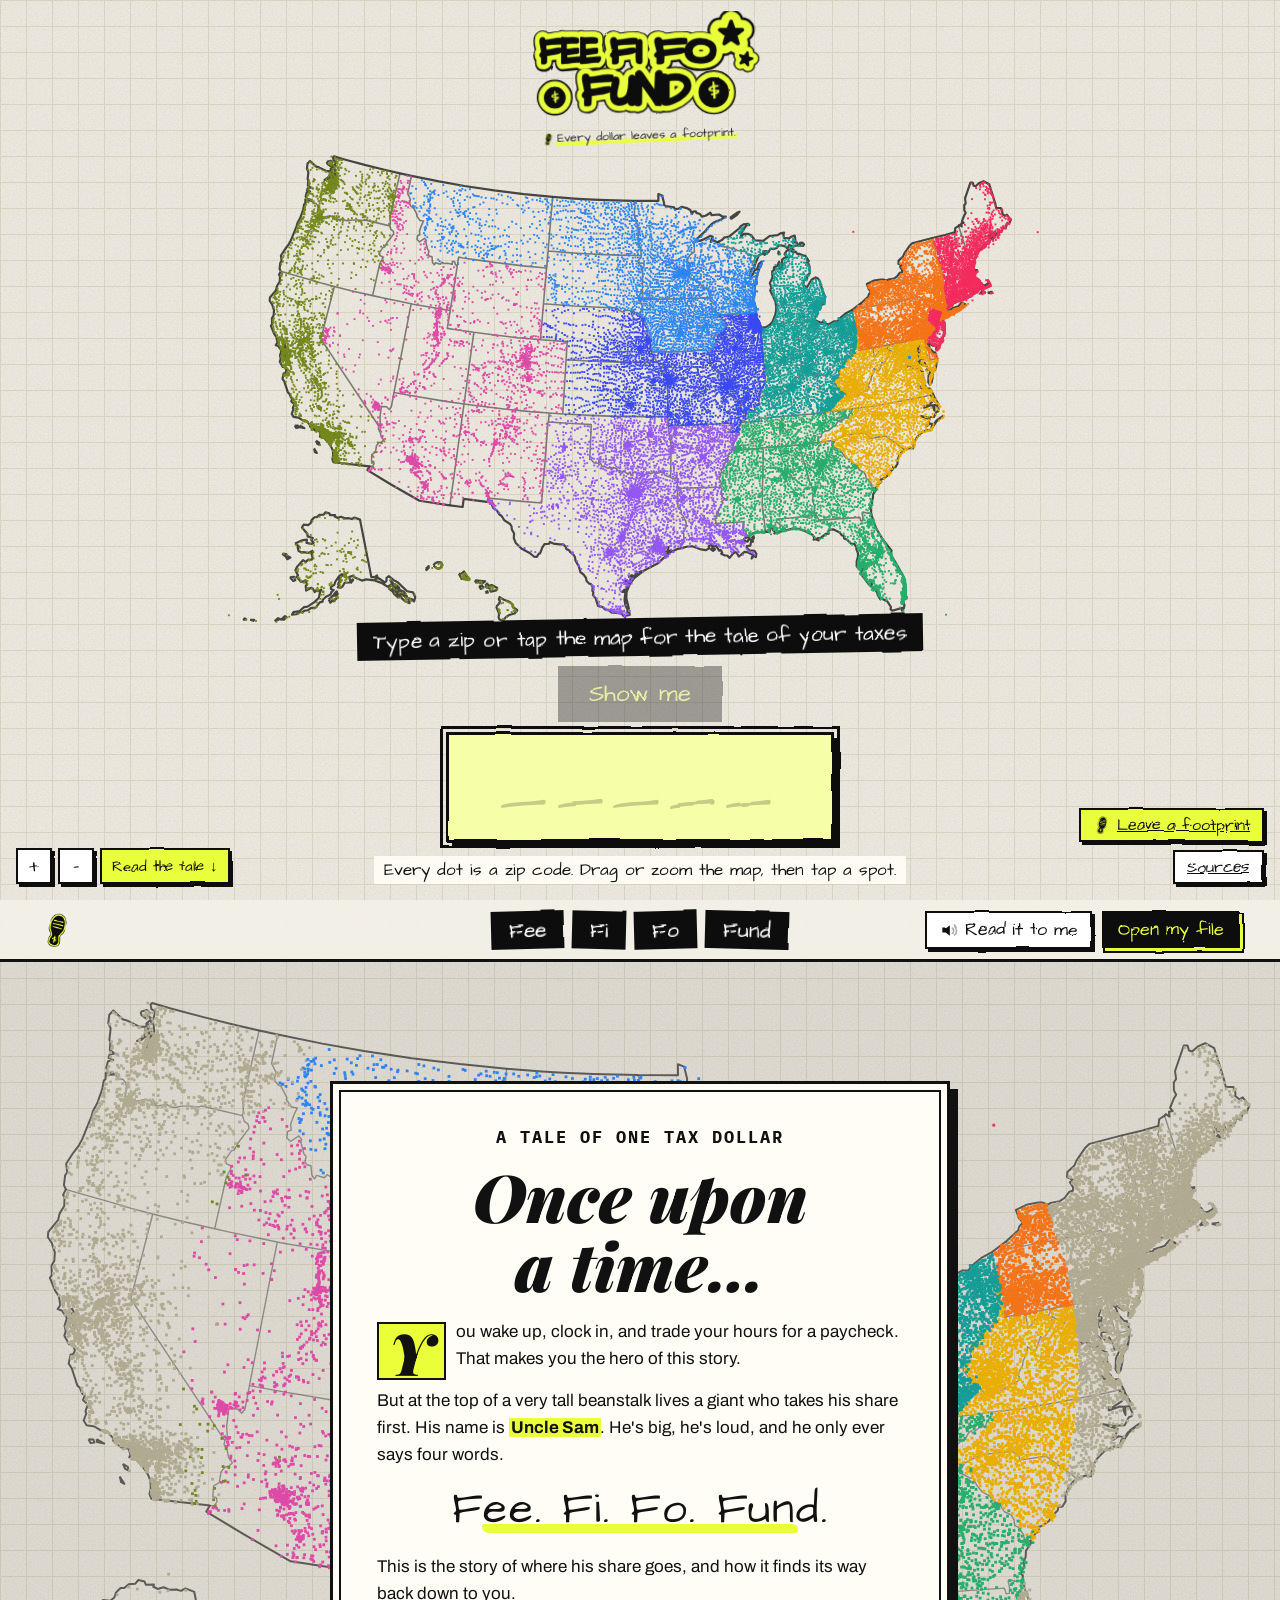
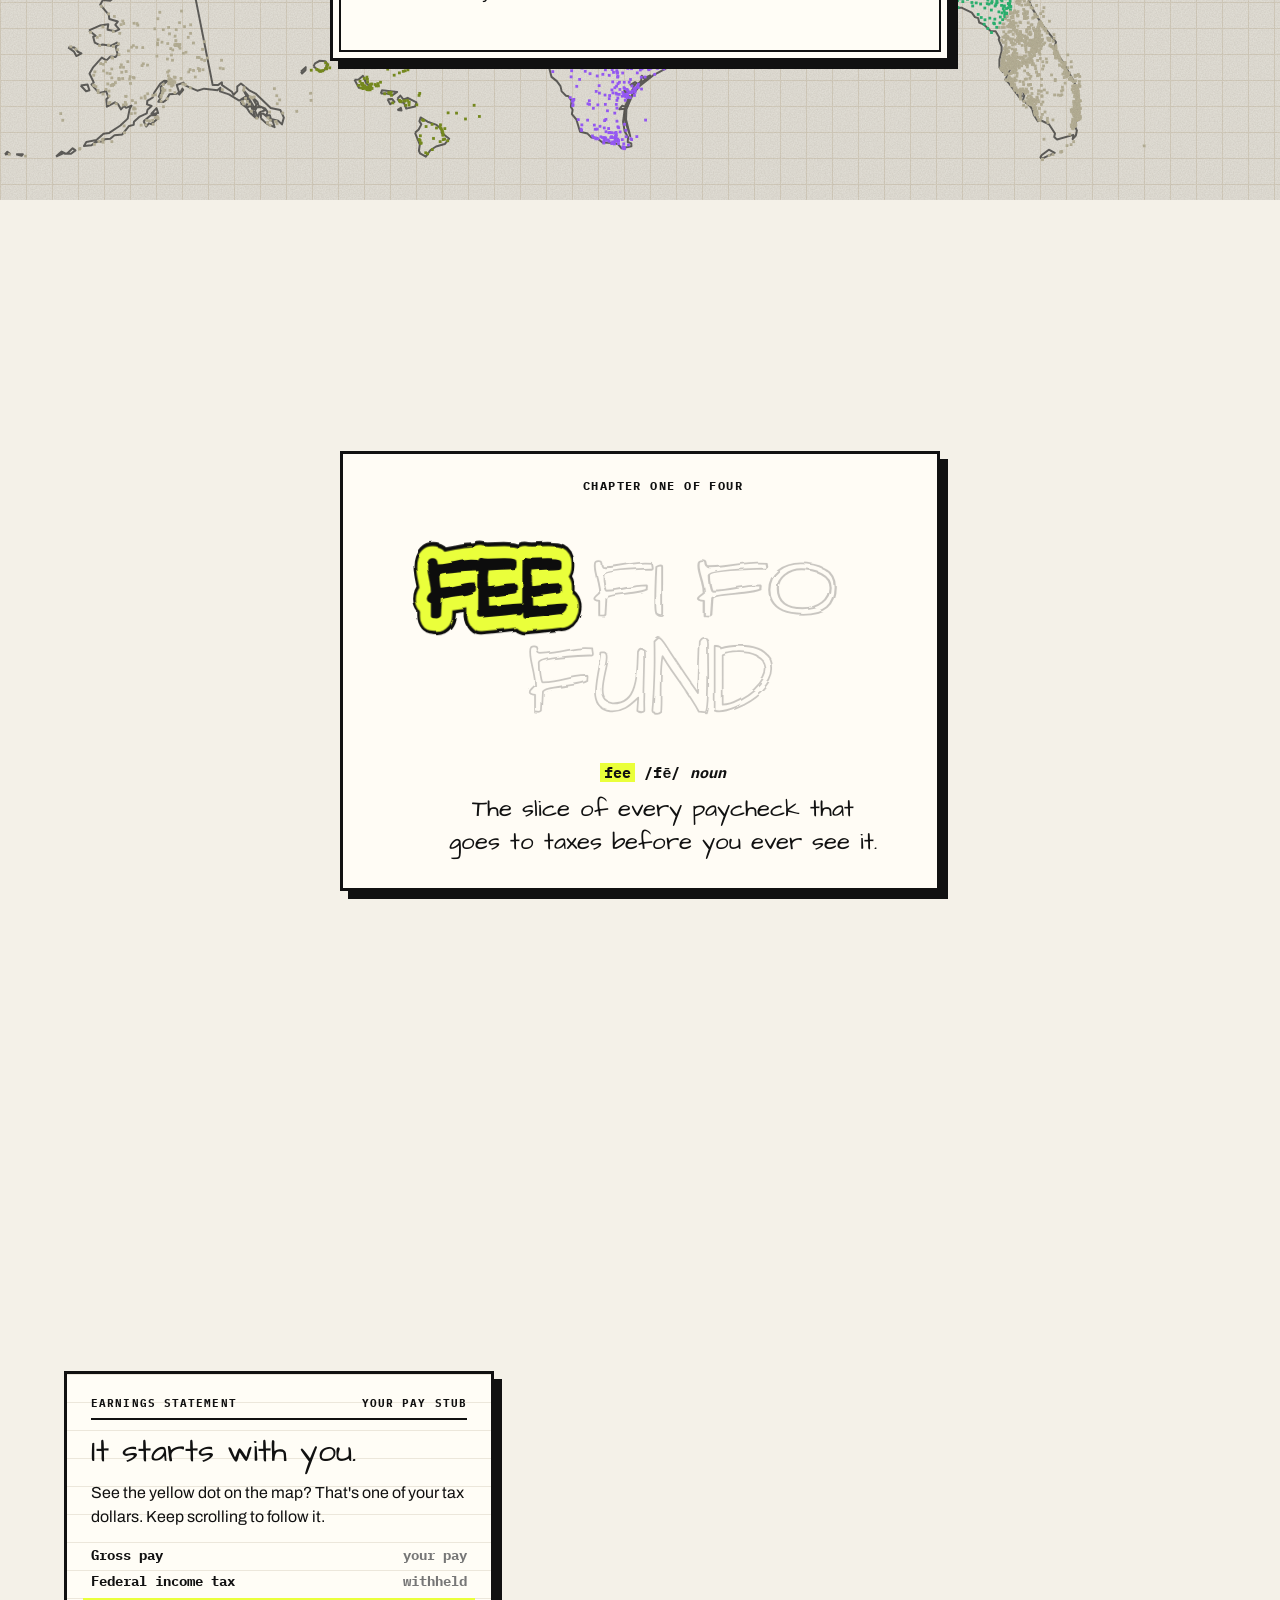
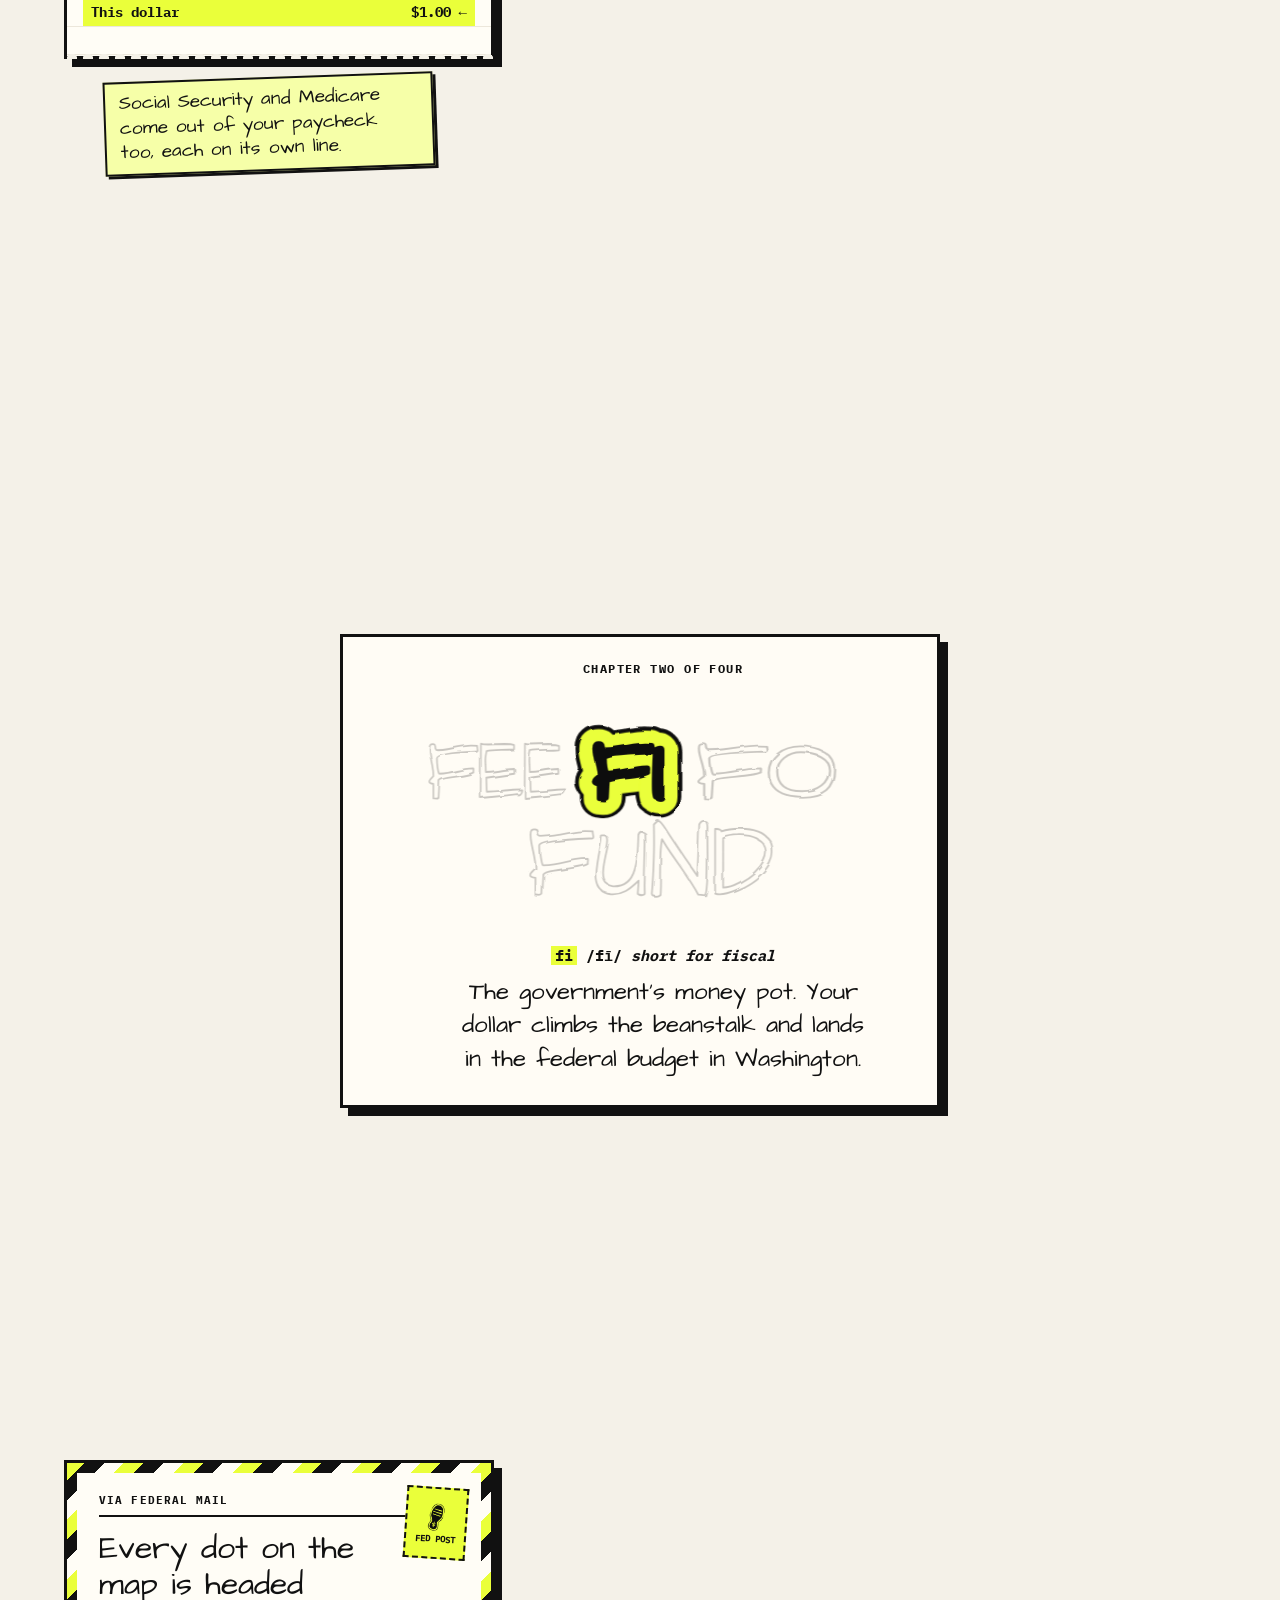
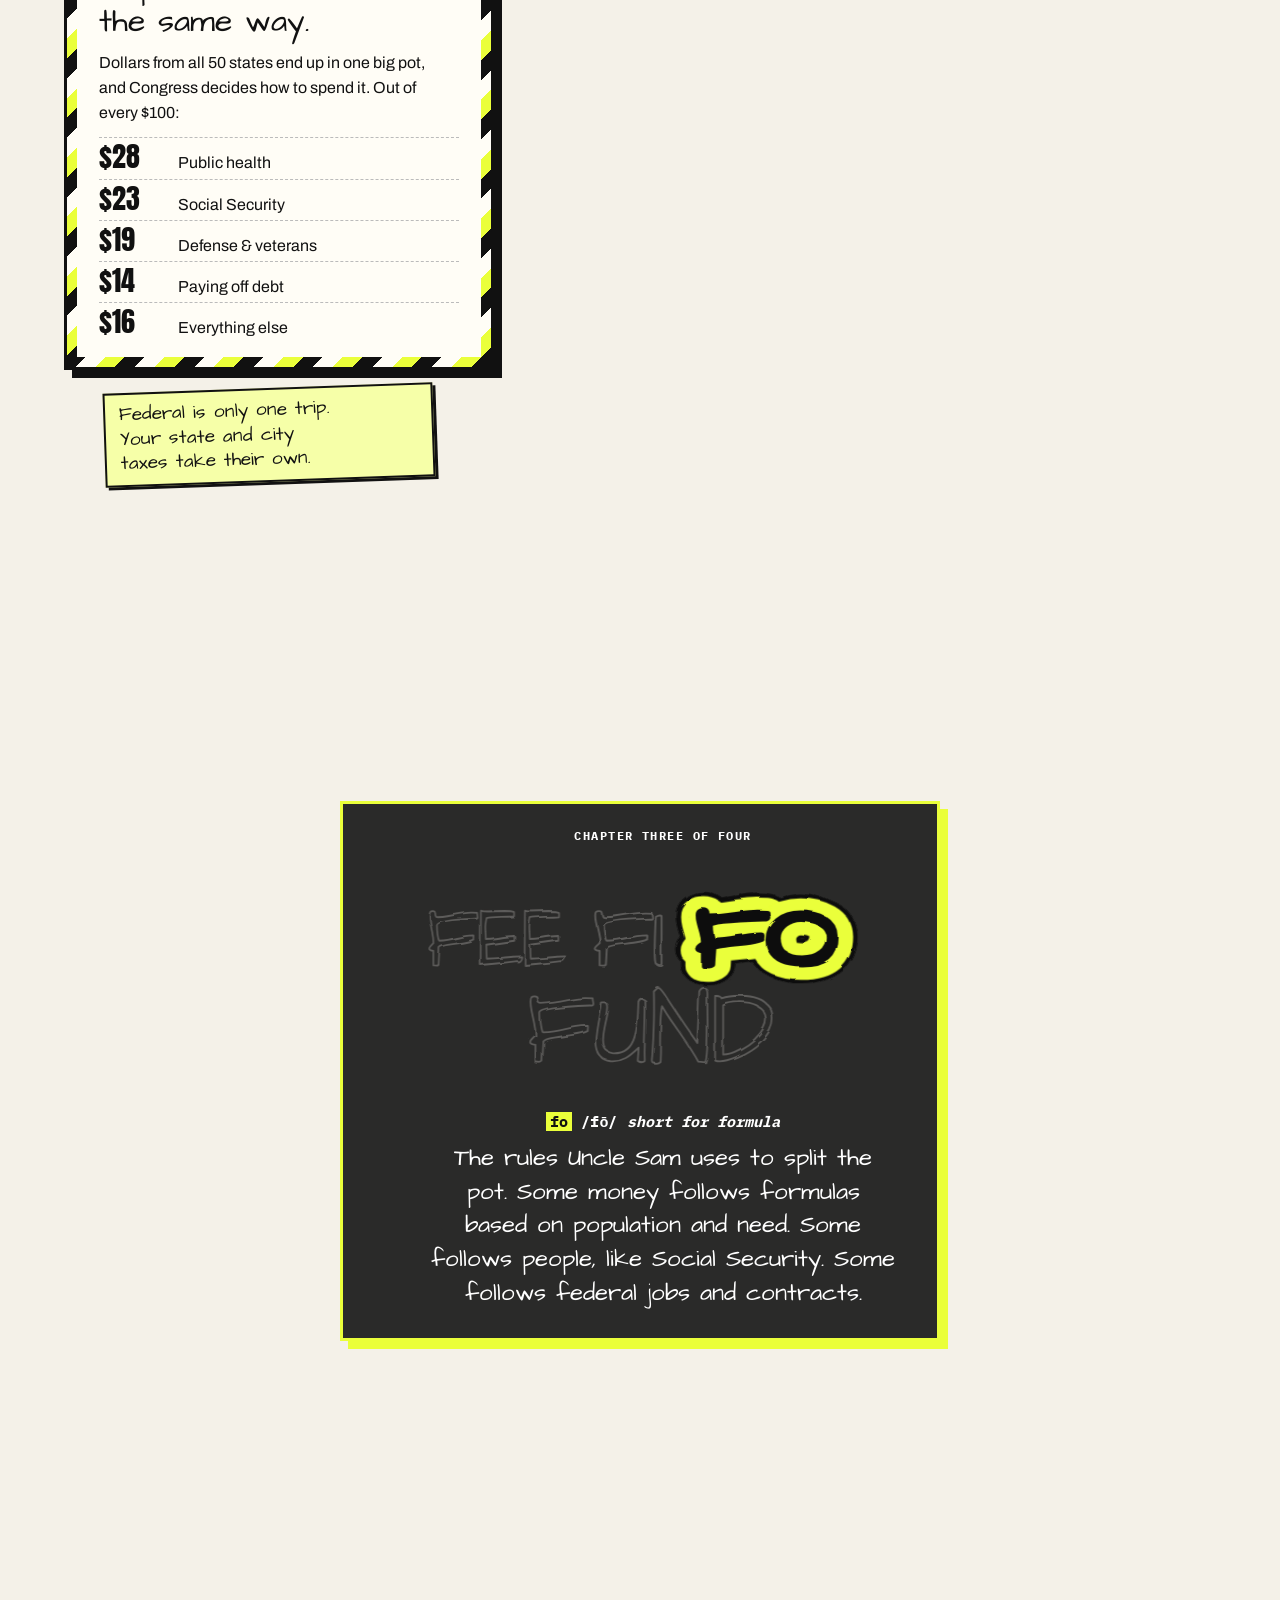
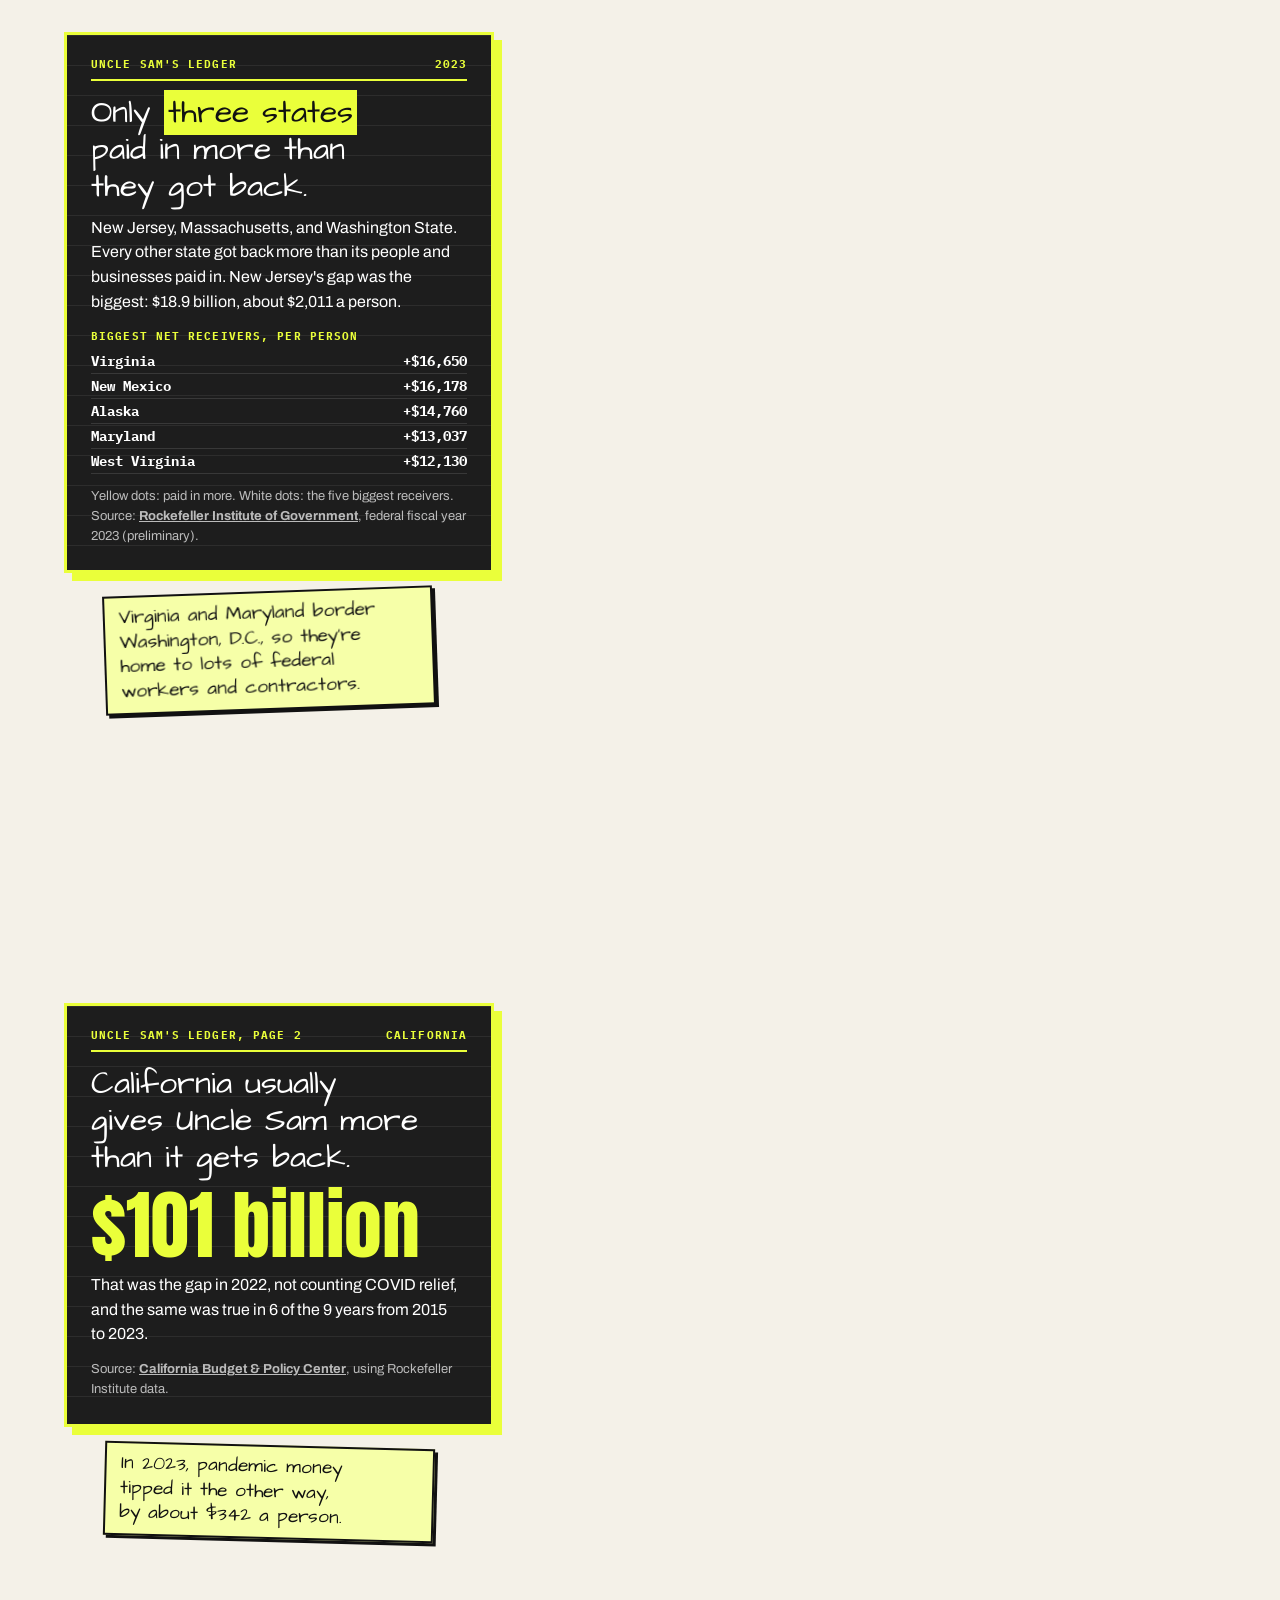
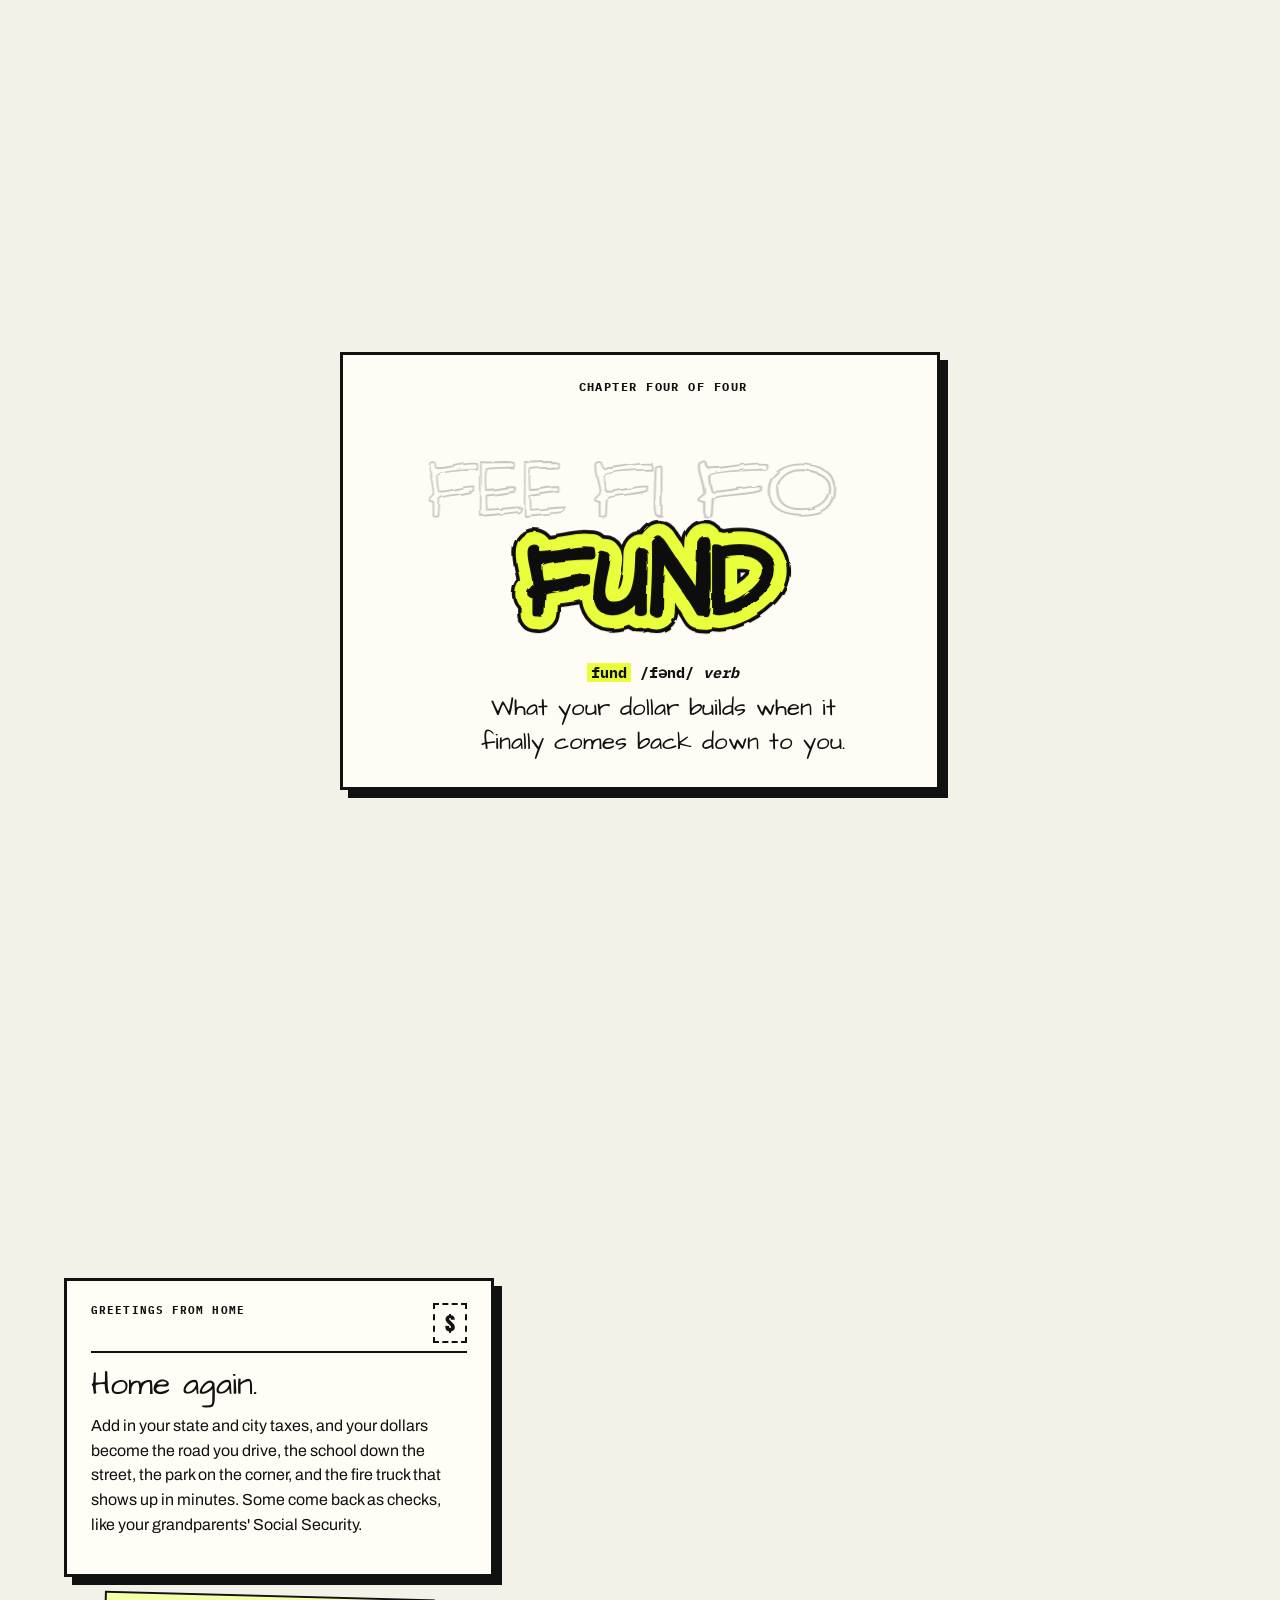
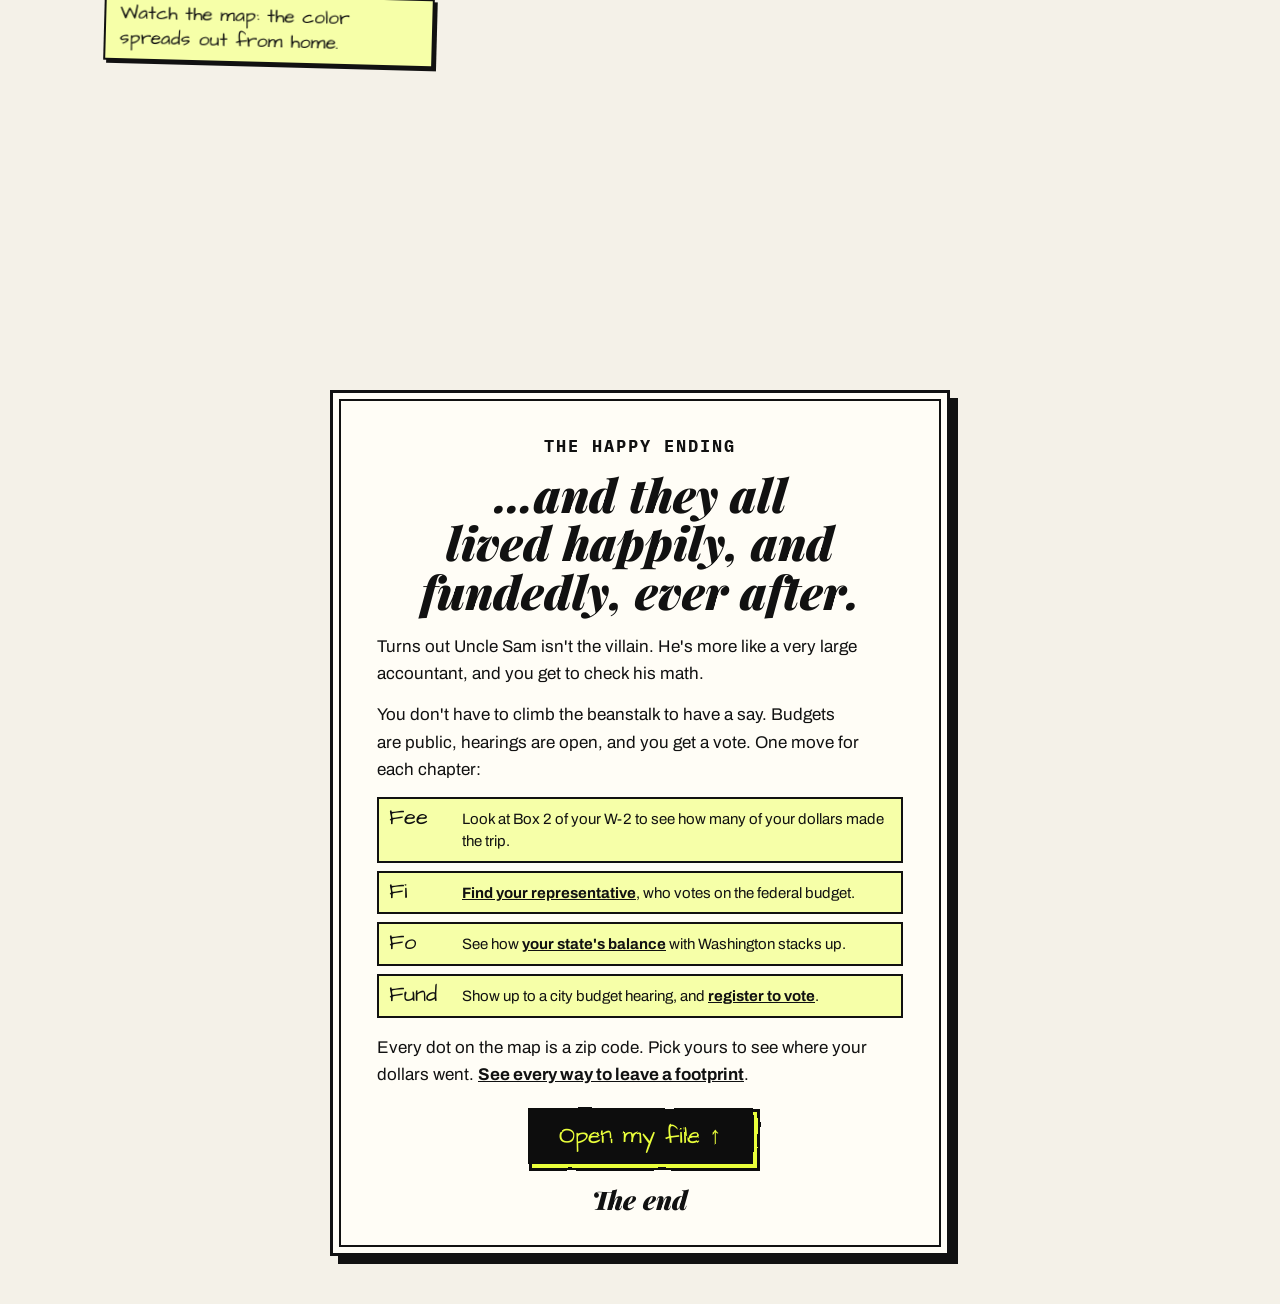
<file: index.html>
<!doctype html>
<html lang="en">
<head>
  <meta charset="utf-8">
  <meta name="viewport" content="width=device-width, initial-scale=1">
  <title>Fee Fi Fo Fund</title>
  <meta property="og:site_name" content="Fee Fi Fo Fund">
  <meta property="og:title" content="Fee Fi Fo Fund">
  <meta property="og:description" content="Type your zip code and see where your federal, state, and city tax dollars went.">
  <meta property="og:url" content="https://feefifo.fund/">
  <meta property="og:type" content="website">
  <meta property="og:image" content="https://feefifo.fund/assets/og-image.jpg">
  <meta property="og:image:width" content="1200">
  <meta property="og:image:height" content="630">
  <meta property="og:image:alt" content="The Fee Fi Fo Fund landing page: a hand-lettered yellow logo over a dotted map of the United States.">
  <meta name="twitter:card" content="summary_large_image">
  <meta name="twitter:image" content="https://feefifo.fund/assets/og-image.jpg">
  <link rel="canonical" href="https://feefifo.fund/">
  <meta name="description" content="Type your zip code and see where your federal, state, and city tax dollars went.">
  <link rel="icon" href="favicon.ico" sizes="any">
  <link rel="icon" type="image/png" sizes="32x32" href="assets/icons/favicon-32.png">
  <link rel="icon" type="image/png" sizes="16x16" href="assets/icons/favicon-16.png">
  <link rel="apple-touch-icon" href="assets/icons/apple-touch-icon.png">
  <meta name="theme-color" content="#f4f1e8">
  <link rel="stylesheet" href="css/style.css">
</head>
<body>

  <!-- Shared "drawn by hand" wobble for boxes and buttons, so the UI matches the logo -->
  <svg width="0" height="0" style="position:absolute" aria-hidden="true" focusable="false">
    <filter id="hand"><feTurbulence type="fractalNoise" baseFrequency="0.025" numOctaves="2" seed="7"/><feDisplacementMap in="SourceGraphic" scale="3.5" xChannelSelector="R" yChannelSelector="G"/></filter>
  </svg>

  <!-- ============ LANDING: the map ============ -->
  <section id="landing" class="landing" aria-label="Enter your zip code">
    <canvas id="map" class="map" aria-hidden="true"></canvas>

    <div class="landing-center">
      <div class="logo-wrap">
        <h1 class="logo" id="logo" aria-label="Fee Fi Fo Fund">
          <!-- Hand-lettered logo, encased in color. Each word is its own piece so it can stomp in. -->
          <svg viewBox="0 0 900 420" aria-hidden="true" focusable="false">
            <defs>
              <filter id="logo-wob"><feTurbulence type="fractalNoise" baseFrequency="0.03" numOctaves="2" seed="4"/><feDisplacementMap in="SourceGraphic" scale="6"/></filter>
              <g id="lw0"><text x="70" y="190" font-size="140" textLength="225" lengthAdjust="spacingAndGlyphs">FEE</text></g>
              <g id="lw1"><text x="335" y="190" font-size="140" textLength="120" lengthAdjust="spacingAndGlyphs">FI</text></g>
              <g id="lw2"><text x="500" y="190" font-size="140" textLength="230" lengthAdjust="spacingAndGlyphs">FO</text></g>
              <g id="lw3"><text x="230" y="345" font-size="170" textLength="400" lengthAdjust="spacingAndGlyphs">FUND</text></g>
              <g id="lx"><path transform="translate(790 80) scale(1.5)" d="M0,-30 L7,-10 L28,-9 L11,4 L17,25 L0,13 L-17,25 L-11,4 L-28,-9 L-7,-10 Z"/><path transform="translate(845 175) scale(.85) rotate(15)" d="M0,-30 L7,-10 L28,-9 L11,4 L17,25 L0,13 L-17,25 L-11,4 L-28,-9 L-7,-10 Z"/><circle cx="725" cy="300" r="52"/><circle cx="130" cy="320" r="36"/></g>
            </defs>
            <!-- drawn in three passes (black outline, pink case, red ink) so the case flows around every word -->
            <g filter="url(#logo-wob)" stroke-linejoin="round" font-family="Architects Daughter, cursive">
              <use href="#lw0" class="word" style="--i:0" fill="#111" stroke="#111" stroke-width="62"/>
              <use href="#lw1" class="word" style="--i:1" fill="#111" stroke="#111" stroke-width="62"/>
              <use href="#lw2" class="word" style="--i:2" fill="#111" stroke="#111" stroke-width="62"/>
              <use href="#lw3" class="word" style="--i:3" fill="#111" stroke="#111" stroke-width="62"/>
              <use href="#lx" class="extras" style="--i:4" fill="#111" stroke="#111" stroke-width="62"/>
              <use href="#lw0" class="word" style="--i:0" fill="#eaff3a" stroke="#eaff3a" stroke-width="50"/>
              <use href="#lw1" class="word" style="--i:1" fill="#eaff3a" stroke="#eaff3a" stroke-width="50"/>
              <use href="#lw2" class="word" style="--i:2" fill="#eaff3a" stroke="#eaff3a" stroke-width="50"/>
              <use href="#lw3" class="word" style="--i:3" fill="#eaff3a" stroke="#eaff3a" stroke-width="50"/>
              <use href="#lx" class="extras" style="--i:4" fill="#eaff3a" stroke="#eaff3a" stroke-width="50"/>
              <use href="#lw0" class="word" style="--i:0" fill="#111" stroke="#111" stroke-width="9"/>
              <use href="#lw0" class="word" style="--i:0" fill="#111" stroke="#111" stroke-width="6"/>
              <use href="#lw1" class="word" style="--i:1" fill="#111" stroke="#111" stroke-width="9"/>
              <use href="#lw1" class="word" style="--i:1" fill="#111" stroke="#111" stroke-width="6"/>
              <use href="#lw2" class="word" style="--i:2" fill="#111" stroke="#111" stroke-width="9"/>
              <use href="#lw2" class="word" style="--i:2" fill="#111" stroke="#111" stroke-width="6"/>
              <use href="#lw3" class="word" style="--i:3" fill="#111" stroke="#111" stroke-width="9"/>
              <use href="#lw3" class="word" style="--i:3" fill="#111" stroke="#111" stroke-width="6"/>
              <use href="#lx" class="extras" style="--i:4" fill="#111" stroke="#111" stroke-width="9"/>
              <use href="#lx" class="extras" style="--i:4" fill="#111" stroke="#111" stroke-width="6"/>
              <text class="extras" style="--i:4" x="725" y="324" text-anchor="middle" font-size="70" fill="#eaff3a">$</text>
              <text class="extras" style="--i:4" x="130" y="338" text-anchor="middle" font-size="48" fill="#eaff3a">$</text>
            </g>
          </svg>
        </h1>
        <p class="tagline">Every dollar leaves a footprint.</p>
      </div>

      <form id="zip-form" class="zip-form" autocomplete="off">
        <label for="zip" class="zip-label">Type a zip or tap the map for the tale of your taxes</label>
        <!-- the button sits between the label and the zip box, so it's never stuck at the bottom of the screen -->
        <button type="submit" id="go" class="go" disabled>Show me</button>
        <input id="zip" name="zip" inputmode="numeric" maxlength="5" placeholder="_____" aria-describedby="zip-readout">
        <p id="zip-readout" class="zip-readout" aria-live="polite">Every dot is a zip code. Drag or zoom the map, then tap a spot.</p>
      </form>
    </div>
    <div class="map-links">
      <a class="map-sources foot-link" href="footprint.html"><img class="foot-ico" src="assets/icons/icon-192.png" alt=""><span class="hide-sm">Leave a footprint</span><span class="show-sm">Footprint</span></a>
      <a class="map-sources" href="sources.html">Sources</a>
    </div>
    <div class="map-controls">
      <button type="button" id="zoom-in" class="map-btn" aria-label="Zoom in">+</button>
      <button type="button" id="zoom-out" class="map-btn" aria-label="Zoom out">&minus;</button>
      <button type="button" id="map-reset" class="map-btn map-reset" hidden>Whole map</button>
      <a href="#story" id="tale-btn" class="map-btn tale-btn">Read the tale &darr;</a>
    </div>
  </section>

  <!-- ============ THE TALE: one tax dollar's trip, told on the dot map as you scroll ============
       js/story.js draws the map and moves the dots. Each .step below is one stop. -->
  <section id="story" class="story" aria-label="The tale of one tax dollar">
    <!-- Pinned to the top the whole time you're in the tale: jump to any chapter, or straight to your file -->
      <nav class="tale-bar" aria-label="Chapters of the tale">
        <a href="#landing" class="tale-home" id="tale-home" aria-label="Back to the map"><img src="assets/icons/icon-192.png" alt=""></a>
        <div class="story-tabs">
          <a href="#fee" data-ch="0">Fee</a>
          <a href="#fi" data-ch="1">Fi</a>
          <a href="#fo" data-ch="2">Fo</a>
          <a href="#fund" data-ch="3">Fund</a>
        </div>
        <!-- read-aloud and its music box (js/readaloud.js); the music button only shows while reading -->
        <div class="tale-right">
        <div class="tale-audio" id="tale-audio" hidden>
          <button type="button" class="tale-read" id="read-btn" aria-pressed="false">
            <svg viewBox="0 0 24 24" width="20" height="20" aria-hidden="true"><path d="M4 9v6h4l5 4V5L8 9H4z" fill="currentColor"/><path class="waves" d="M16 8.5a5 5 0 0 1 0 7M18.5 6a8.5 8.5 0 0 1 0 12" fill="none" stroke="currentColor" stroke-width="2" stroke-linecap="round"/></svg>
            <span class="read-label">Read it to me</span>
          </button>
          <button type="button" class="tale-music" id="music-btn" aria-pressed="true" aria-label="Music box" title="Music box on or off" hidden>&#9835;</button>
        </div>
        <button type="button" class="tale-file" id="tale-file">Open my file</button>
        </div>
        <span class="tale-progress" id="tale-progress" aria-hidden="true"></span>
      </nav>
    <div class="story-stage">
      <canvas id="story-map" class="story-map" aria-hidden="true"></canvas>
    </div>

    <div class="story-steps">
      <!-- Every element marked data-read is read aloud, in order (js/readaloud.js), and recorded by
           scripts/make-audio.py. data-say replaces the words spoken; data-voice="sam" is Uncle Sam's voice.
           If you change any of this text, run scripts/make-audio.py again so the recording matches. -->

      <div class="step step-open" id="once">
        <article class="storybook">
          <p class="opener-kicker">A tale of one tax dollar</p>
          <h2 class="once" data-read>Once upon a time&hellip;</h2>
          <p class="dropcap" data-read>You wake up, clock in, and trade your hours for a paycheck. That makes you the hero of this story.</p>
          <p data-read>But at the top of a very tall beanstalk lives a giant who takes his share first. His name is <mark class="sam">Uncle Sam</mark>. He's big, he's loud, and he only ever says four words.</p>
          <p class="chant" data-read data-voice="sam">Fee. Fi. Fo. Fund.</p>
          <p data-read>This is the story of where his share goes, and how it finds its way back down to you.</p>
        </article>
      </div>

      <div class="step step-open" id="fee">
        <div class="opener">
          <p class="opener-kicker">Chapter one of four</p>
          <h2 class="chapter-word" data-read data-say="Fee!" data-voice="sam">Fee</h2>
          <p class="def"><b>fee</b> /f&#275;/ <i>noun</i></p>
          <p class="def-text" data-read>The slice of every paycheck that goes to taxes before you ever see it.</p>
        </div>
      </div>

      <div class="step">
        <article class="scard stub">
          <p class="scard-kicker"><span>Earnings statement</span><span>Your pay stub</span></p>
          <h3 data-read>It starts with you.</h3>
          <p data-read>See the yellow dot on the map? That's one of your tax dollars. Keep scrolling to follow it.</p>
          <dl class="stub-rows">
            <div><dt>Gross pay</dt><dd>your pay</dd></div>
            <div><dt>Federal income tax</dt><dd>withheld</dd></div>
            <div class="hl"><dt>This dollar</dt><dd>$1.00 &larr;</dd></div>
          </dl>
        </article>
        <p class="snote" data-read>Social Security and Medicare come out of your paycheck too, each on its own line.</p>
      </div>

      <div class="step step-open" id="fi">
        <div class="opener">
          <p class="opener-kicker">Chapter two of four</p>
          <h2 class="chapter-word" data-read data-say="Fi!" data-voice="sam">Fi</h2>
          <p class="def"><b>fi</b> /f&#299;/ <i>short for fiscal</i></p>
          <p class="def-text" data-read>The government's money pot. Your dollar climbs the beanstalk and lands in the federal budget in Washington.</p>
        </div>
      </div>

      <div class="step">
        <article class="scard airmail">
          <div class="airmail-inner">
            <span class="stamp-box" aria-hidden="true"><img src="assets/icons/icon-192.png" alt=""><span>Fed post</span></span>
            <p class="scard-kicker"><span>Via federal mail</span></p>
            <h3 data-read>Every dot on the map is headed the same way.</h3>
            <p data-read>Dollars from all 50 states end up in one big pot, and Congress decides how to spend it. Out of every $100:</p>
            <ul class="per100" id="per100" data-read></ul>
          </div>
        </article>
        <p class="snote" data-read>Federal is only one trip. Your state and city taxes take their own.</p>
      </div>

      <div class="step step-open step-dark" id="fo">
        <div class="opener">
          <p class="opener-kicker">Chapter three of four</p>
          <h2 class="chapter-word" data-read data-say="Fo!" data-voice="sam">Fo</h2>
          <p class="def"><b>fo</b> /f&#333;/ <i>short for formula</i></p>
          <p class="def-text" data-read>The rules Uncle Sam uses to split the pot. Some money follows formulas based on population and need. Some follows people, like Social Security. Some follows federal jobs and contracts.</p>
        </div>
      </div>

      <div class="step">
        <article class="scard ledger">
          <p class="scard-kicker"><span>Uncle Sam's ledger</span><span>2023</span></p>
          <h3 data-read>Only <mark>three states</mark> paid in more than they got back.</h3>
          <p data-read>New Jersey, Massachusetts, and Washington State. Every other state got back more than its people and businesses paid in. New Jersey's gap was the biggest: $18.9 billion, about $2,011 a person.</p>
          <p class="ledger-head">Biggest net receivers, per person</p>
          <dl class="ledger-rows" data-read data-say="The biggest receivers, per person: Virginia, $16,650. New Mexico, $16,178. Alaska, $14,760. Maryland, $13,037. And West Virginia, $12,130.">
            <div><dt>Virginia</dt><dd>+$16,650</dd></div>
            <div><dt>New Mexico</dt><dd>+$16,178</dd></div>
            <div><dt>Alaska</dt><dd>+$14,760</dd></div>
            <div><dt>Maryland</dt><dd>+$13,037</dd></div>
            <div><dt>West Virginia</dt><dd>+$12,130</dd></div>
          </dl>
          <p class="scard-src">Yellow dots: paid in more. White dots: the five biggest receivers. Source: <a href="https://rockinst.org/?p=37556" target="_blank" rel="noopener">Rockefeller Institute of Government</a>, federal fiscal year 2023 (preliminary).</p>
        </article>
        <p class="snote" data-read>Virginia and Maryland border Washington, D.C., so they're home to lots of federal workers and contractors.</p>
      </div>

      <div class="step">
        <article class="scard ledger">
          <p class="scard-kicker"><span>Uncle Sam's ledger, page 2</span><span>California</span></p>
          <h3 data-read>California usually gives Uncle Sam more than it gets back.</h3>
          <p class="big-num" data-read data-say="101 billion dollars.">$101 billion</p>
          <p data-read>That was the gap in 2022, not counting COVID relief, and the same was true in 6 of the 9 years from 2015 to 2023.</p>
          <p class="scard-src">Source: <a href="https://calbudgetcenter.org/resources/is-california-a-donor-state-heres-how-much-it-pays-to-the-feds-vs-what-it-gets-back/" target="_blank" rel="noopener">California Budget &amp; Policy Center</a>, using Rockefeller Institute data.</p>
        </article>
        <p class="snote" data-read>In 2023, pandemic money tipped it the other way, by about $342 a person.</p>
      </div>

      <div class="step step-open" id="fund">
        <div class="opener">
          <p class="opener-kicker">Chapter four of four</p>
          <h2 class="chapter-word" data-read data-say="Fund!" data-voice="sam">Fund</h2>
          <p class="def"><b>fund</b> /f&#601;nd/ <i>verb</i></p>
          <p class="def-text" data-read>What your dollar builds when it finally comes back down to you.</p>
        </div>
      </div>

      <div class="step step-end">
        <article class="scard postcard">
          <p class="scard-kicker"><span>Greetings from home</span><span class="postmark" aria-hidden="true">$</span></p>
          <h3 data-read>Home again.</h3>
          <p data-read>Add in your state and city taxes, and your dollars become the road you drive, the school down the street, the park on the corner, and the fire truck that shows up in minutes. Some come back as checks, like your grandparents' Social Security.</p>
        </article>
        <p class="snote" data-read>Watch the map: the color spreads out from home.</p>
      </div>

      <div class="step step-open step-end" id="the-end">
        <article class="storybook ending">
          <p class="opener-kicker">The happy ending</p>
          <h2 class="once" data-read>&hellip;and they all lived happily, and fundedly, ever after.</h2>
          <p data-read>Turns out Uncle Sam isn't the villain. He's more like a very large accountant, and you get to check his math.</p>
          <p data-read>You don't have to climb the beanstalk to have a say. Budgets are public, hearings are open, and you get a vote. One move for each chapter:</p>
          <ol class="end-list">
            <li data-read><b>Fee<span class="sr-only">:</span></b><span>Look at Box 2 of your W-2 to see how many of your dollars made the trip.</span></li>
            <li data-read><b>Fi<span class="sr-only">:</span></b><span><a href="https://www.house.gov/representatives/find-your-representative" target="_blank" rel="noopener">Find your representative</a>, who votes on the federal budget.</span></li>
            <li data-read><b>Fo<span class="sr-only">:</span></b><span>See how <a href="https://rockinst.org/?p=37556" target="_blank" rel="noopener">your state's balance</a> with Washington stacks up.</span></li>
            <li data-read><b>Fund<span class="sr-only">:</span></b><span>Show up to a city budget hearing, and <a href="https://vote.gov/" target="_blank" rel="noopener">register to vote</a>.</span></li>
          </ol>
          <p data-read>Every dot on the map is a zip code. Pick yours to see where your dollars went. <a href="footprint.html">See every way to leave a footprint</a>.</p>
          <button type="button" class="go story-cta" id="story-cta">Open my file &uarr;</button>
          <p class="the-end" aria-hidden="true" data-read data-say="The end.">The end</p>
        </article>
      </div>

    </div>
  </section>

  <!-- ============ RESULTS: the collage ============ -->
  <section id="results" class="results" hidden aria-label="Where your tax dollars went">
    <header class="results-head">
      <div class="place">
        <!-- your town, lettered big like the logo; the zip and state sit on the label under it -->
        <p class="place-city" id="place-city">Santa Clara</p>
        <p class="place-name" id="place-name"><span id="place-zip">95050</span> &middot; California</p>
      </div>
      <nav class="results-nav" aria-label="Go somewhere else">
        <button type="button" id="back" class="back">New zip code</button>
        <button type="button" id="read-tale" class="back">Read the tale</button>
        <a class="back" href="sources.html">Sources</a>
      </nav>
    </header>

    <!-- The results are a stack of file folders: one per level of government -->
    <div class="file" id="file">
    <nav class="levels file-tabs" id="levels" aria-label="Level of government"></nav>
    <div class="folder" id="folder">
    <div class="frame">
      <p class="level-line" id="level-line"></p>
      <!-- Your $100 as 100 little bills, one color per category; pointing at one lights up its sticker -->
      <div class="hundred-wrap" id="hundred-wrap">
        <div class="hundred" id="hundred" role="img"></div>
        <p class="hundred-cap">One bill for every dollar. Point at a color to find its sticker.</p>
      </div>
      <div class="collage" id="collage"></div>

      <div class="barely" id="barely">
        <p class="barely-title" id="barely-title">Barely any money here</p>
        <ul id="barely-list"></ul>
      </div>
    </div>

    <footer class="level-foot" id="level-foot"></footer>
    </div>
    </div>
  </section>

  <dialog id="detail" class="detail">
    <form method="dialog"><button class="detail-close" aria-label="Close">Close</button></form>
    <img id="detail-img" alt="">
    <h2 id="detail-title"></h2>
    <p id="detail-about"></p>
    <ul id="detail-levels" class="detail-levels"></ul>
  </dialog>

  <footer class="site-foot">
    <p>Numbers come from government budget reports and public datasets. <a href="sources.html">See all sources and methods</a>. Not tax advice.</p>
  </footer>

  <script src="data/zips.js"></script>
  <script src="data/states-lines.js"></script>
  <script src="data/categories.js"></script>
  <script src="data/budgets.js"></script>
  <script src="data/states.js"></script>
  <script src="js/map.js"></script>
  <script src="js/collage.js"></script>
  <script src="js/actions.js"></script>
  <script src="js/app.js"></script>
  <script src="js/story.js"></script>
  <script src="js/readaloud.js"></script>
</body>
</html>
</file>
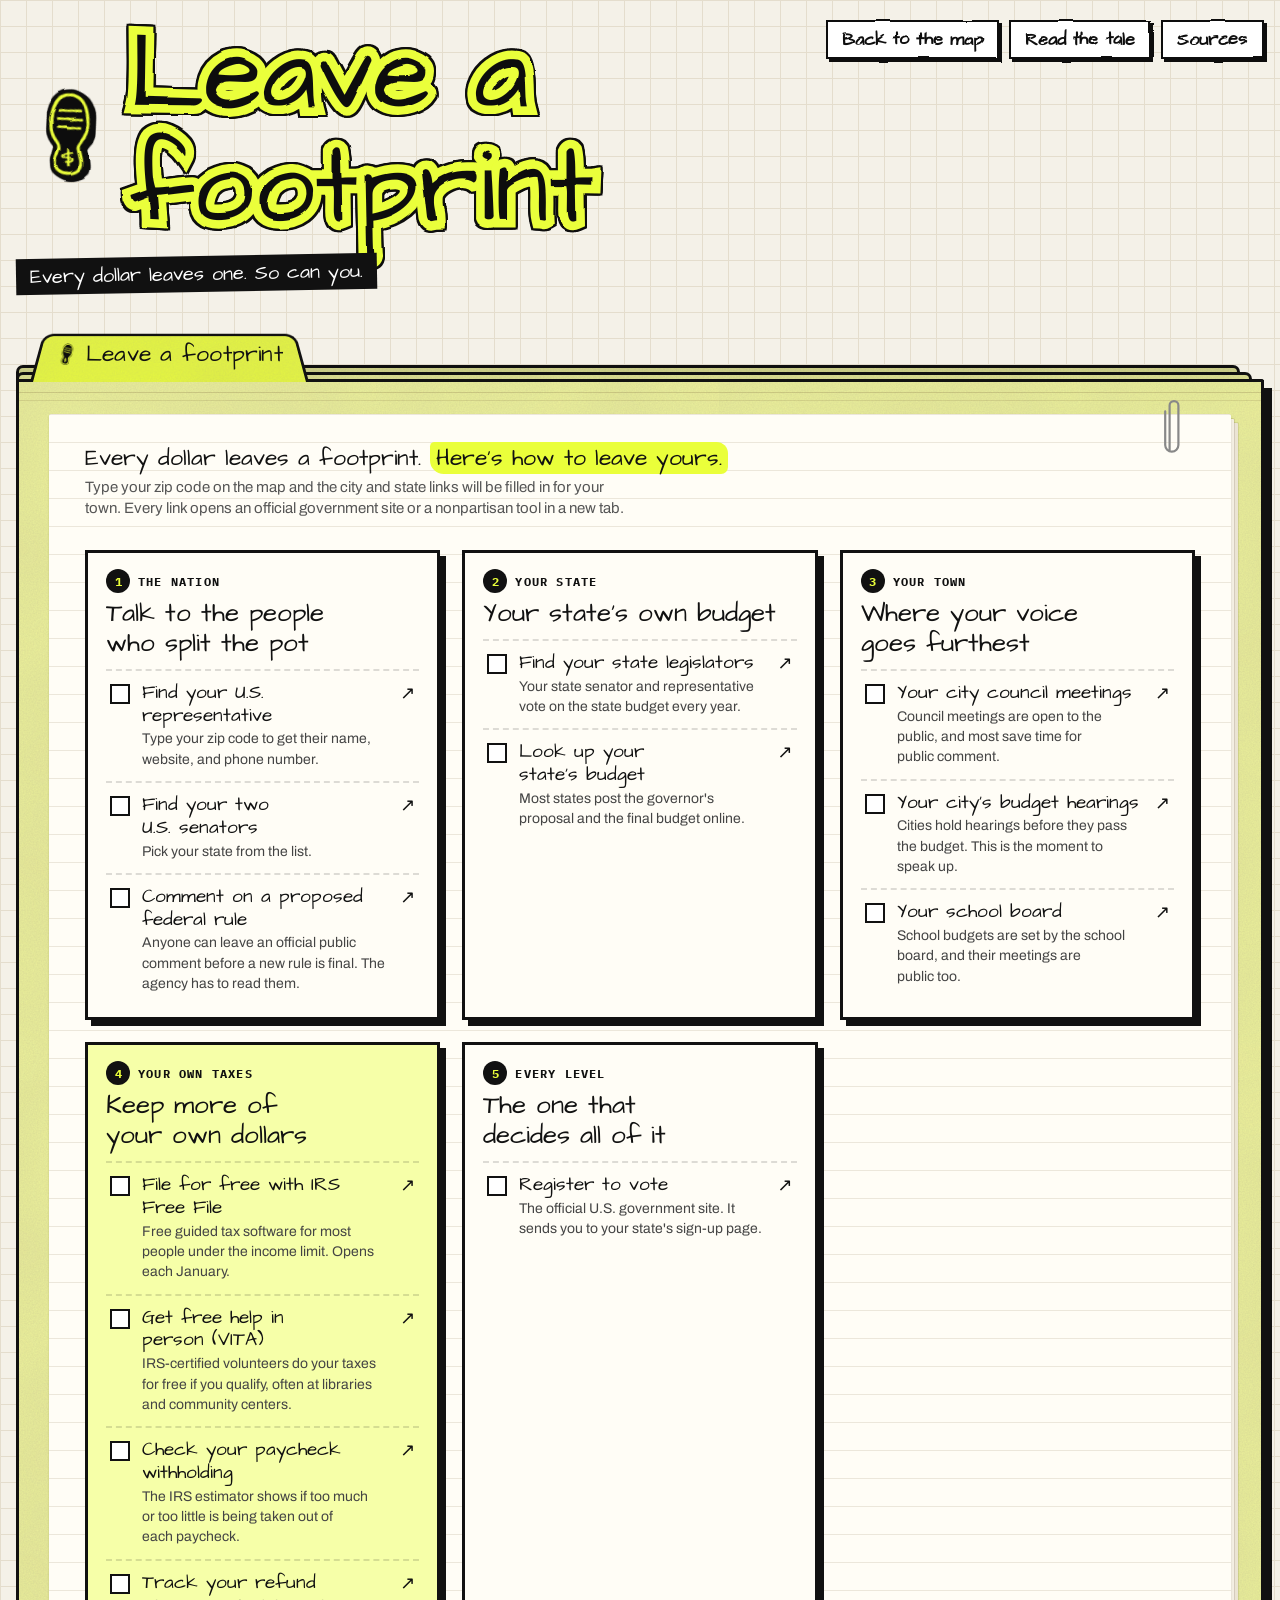
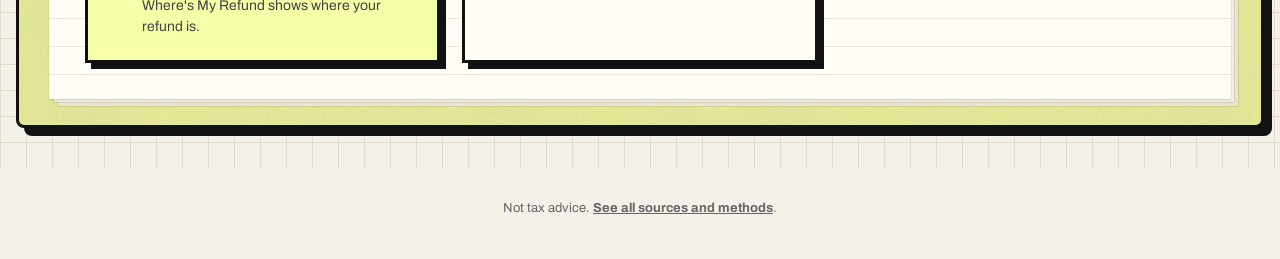
<file: footprint.html>
<!doctype html>
<html lang="en">
<head>
  <meta charset="utf-8">
  <meta name="viewport" content="width=device-width, initial-scale=1">
  <title>Leave a footprint | Fee Fi Fo Fund</title>
  <meta name="description" content="What you can do about where your tax dollars go: find your representatives, speak at budget hearings, get free tax help, and register to vote.">
  <meta property="og:site_name" content="Fee Fi Fo Fund">
  <meta property="og:title" content="Leave a footprint | Fee Fi Fo Fund">
  <meta property="og:url" content="https://feefifo.fund/footprint.html">
  <meta property="og:type" content="website">
  <meta property="og:image" content="https://feefifo.fund/assets/og-image.jpg">
  <meta property="og:image:width" content="1200">
  <meta property="og:image:height" content="630">
  <meta property="og:image:alt" content="The Fee Fi Fo Fund landing page: a hand-lettered yellow logo over a dotted map of the United States.">
  <meta name="twitter:card" content="summary_large_image">
  <meta name="twitter:image" content="https://feefifo.fund/assets/og-image.jpg">
  <meta property="og:description" content="What you can do about where your tax dollars go: find your representatives, speak at budget hearings, get free tax help, and register to vote.">
  <link rel="canonical" href="https://feefifo.fund/footprint.html">
  <link rel="icon" href="favicon.ico" sizes="any">
  <link rel="icon" type="image/png" sizes="32x32" href="assets/icons/favicon-32.png">
  <link rel="icon" type="image/png" sizes="16x16" href="assets/icons/favicon-16.png">
  <link rel="apple-touch-icon" href="assets/icons/apple-touch-icon.png">
  <meta name="theme-color" content="#f4f1e8">
  <link rel="stylesheet" href="css/style.css">
</head>
<body class="on-results">
  <svg width="0" height="0" style="position:absolute" aria-hidden="true" focusable="false">
    <filter id="hand"><feTurbulence type="fractalNoise" baseFrequency="0.025" numOctaves="2" seed="7"/><feDisplacementMap in="SourceGraphic" scale="3.5" xChannelSelector="R" yChannelSelector="G"/></filter>
  </svg>
  <main class="results sources">
    <header class="results-head sources-head">
      <div class="place">
        <h1 class="place-city foot-title"><img class="foot-big" src="assets/icons/icon-192.png" alt="">Leave a footprint</h1>
        <p class="place-name">Every dollar leaves one. So can you.</p>
      </div>
      <nav class="results-nav" aria-label="Go somewhere else">
        <a class="back" href="./">Back to the map</a>
        <a class="back" href="./#story">Read the tale</a>
        <a class="back" href="sources.html">Sources</a>
      </nav>
    </header>

    <!-- one folder, filled by js/actions.js (the same list as the Footprint folder on the results page) -->
    <div class="file" data-level="move">
    <div class="levels file-tabs" style="--rows: 2">
      <div class="sheet" style="--row: 2" aria-hidden="true"></div>
      <div class="sheet" style="--row: 1" aria-hidden="true"></div>
      <div class="sheet" style="--row: 0"><span class="level-btn" aria-current="page"><img class="foot-ico" src="assets/icons/icon-192.png" alt=""><span class="tab-kind">Leave a footprint</span></span></div>
    </div>
    <div class="folder">
    <div class="frame">
      <p class="level-line">Every dollar leaves a footprint. <b>Here's how to leave yours.</b><span>Type your zip code on the map and the city and state links will be filled in for your town. Every link opens an official government site or a nonpartisan tool in a new tab.</span></p>
      <div id="moves"></div>
    </div>
    </div>
    </div>
  </main>
  <footer class="site-foot">
    <p>Not tax advice. <a href="sources.html">See all sources and methods</a>.</p>
  </footer>
  <script src="js/actions.js"></script>
  <script>document.getElementById("moves").innerHTML = Actions.html(null);</script>
</body>
</html>
</file>
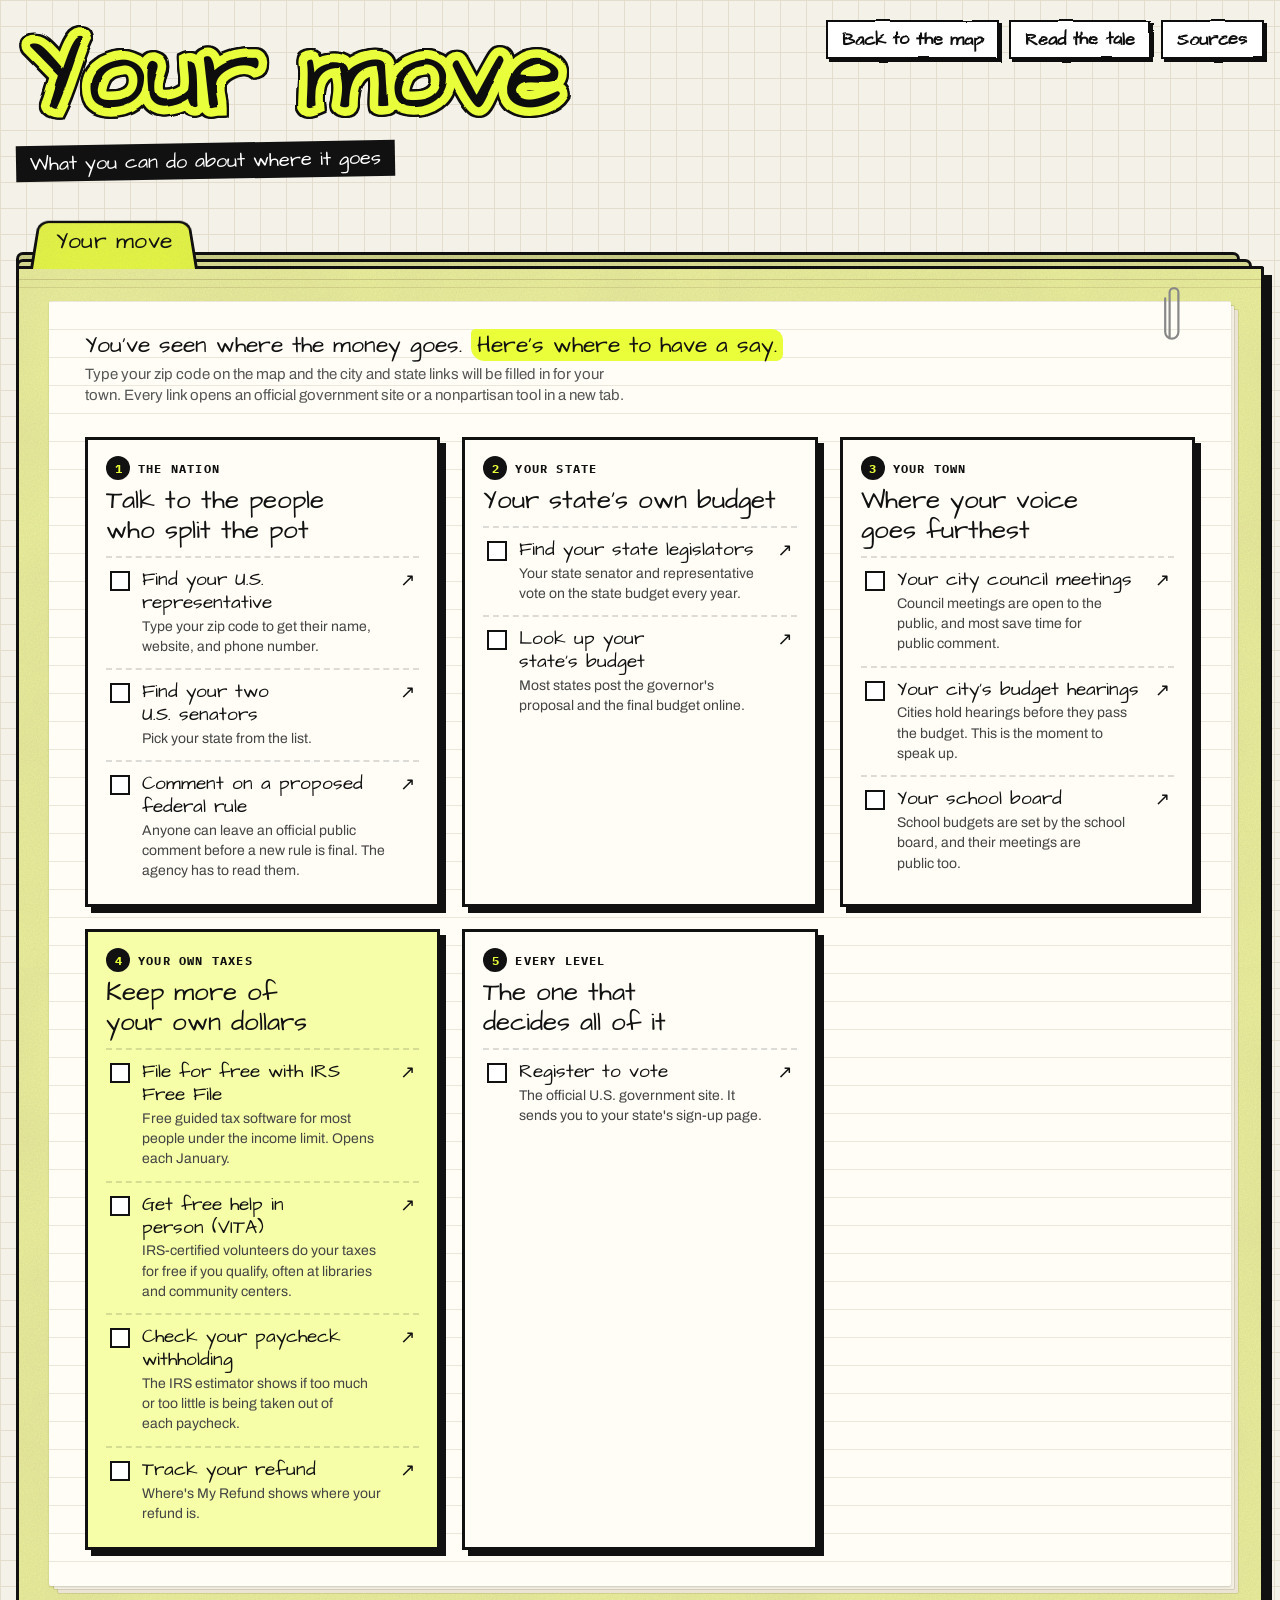
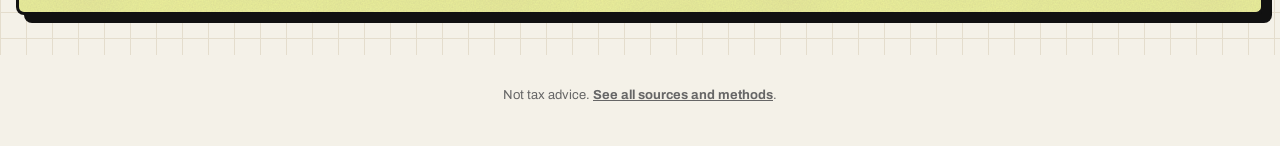
<file: move.html>
<!doctype html>
<html lang="en">
<head>
  <meta charset="utf-8">
  <meta name="viewport" content="width=device-width, initial-scale=1">
  <title>Your move | Fee Fi Fo Fund</title>
  <meta name="description" content="What you can do about where your tax dollars go: find your representatives, speak at budget hearings, get free tax help, and register to vote.">
  <meta property="og:site_name" content="Fee Fi Fo Fund">
  <meta property="og:title" content="Your move | Fee Fi Fo Fund">
  <meta property="og:url" content="https://feefifo.fund/move.html">
  <link rel="canonical" href="https://feefifo.fund/move.html">
  <link rel="icon" href="favicon.ico" sizes="any">
  <link rel="icon" type="image/png" sizes="32x32" href="assets/icons/favicon-32.png">
  <link rel="icon" type="image/png" sizes="16x16" href="assets/icons/favicon-16.png">
  <link rel="apple-touch-icon" href="assets/icons/apple-touch-icon.png">
  <meta name="theme-color" content="#f4f1e8">
  <link rel="stylesheet" href="css/style.css">
</head>
<body class="on-results">
  <svg width="0" height="0" style="position:absolute" aria-hidden="true" focusable="false">
    <filter id="hand"><feTurbulence type="fractalNoise" baseFrequency="0.025" numOctaves="2" seed="7"/><feDisplacementMap in="SourceGraphic" scale="3.5" xChannelSelector="R" yChannelSelector="G"/></filter>
  </svg>
  <main class="results sources">
    <header class="results-head sources-head">
      <div class="place">
        <h1 class="place-city">Your move</h1>
        <p class="place-name">What you can do about where it goes</p>
      </div>
      <nav class="results-nav" aria-label="Go somewhere else">
        <a class="back" href="./">Back to the map</a>
        <a class="back" href="./#story">Read the tale</a>
        <a class="back" href="sources.html">Sources</a>
      </nav>
    </header>

    <!-- one folder, filled by js/actions.js (the same list as the 4th folder on the results page) -->
    <div class="file" data-level="move">
    <div class="levels file-tabs" style="--rows: 2">
      <div class="sheet" style="--row: 2" aria-hidden="true"></div>
      <div class="sheet" style="--row: 1" aria-hidden="true"></div>
      <div class="sheet" style="--row: 0"><span class="level-btn" aria-current="page"><span class="tab-kind">Your move</span></span></div>
    </div>
    <div class="folder">
    <div class="frame">
      <p class="level-line">You've seen where the money goes. <b>Here's where to have a say.</b><span>Type your zip code on the map and the city and state links will be filled in for your town. Every link opens an official government site or a nonpartisan tool in a new tab.</span></p>
      <div id="moves"></div>
    </div>
    </div>
    </div>
  </main>
  <footer class="site-foot">
    <p>Not tax advice. <a href="sources.html">See all sources and methods</a>.</p>
  </footer>
  <script src="js/actions.js"></script>
  <script>document.getElementById("moves").innerHTML = Actions.html(null);</script>
</body>
</html>
</file>
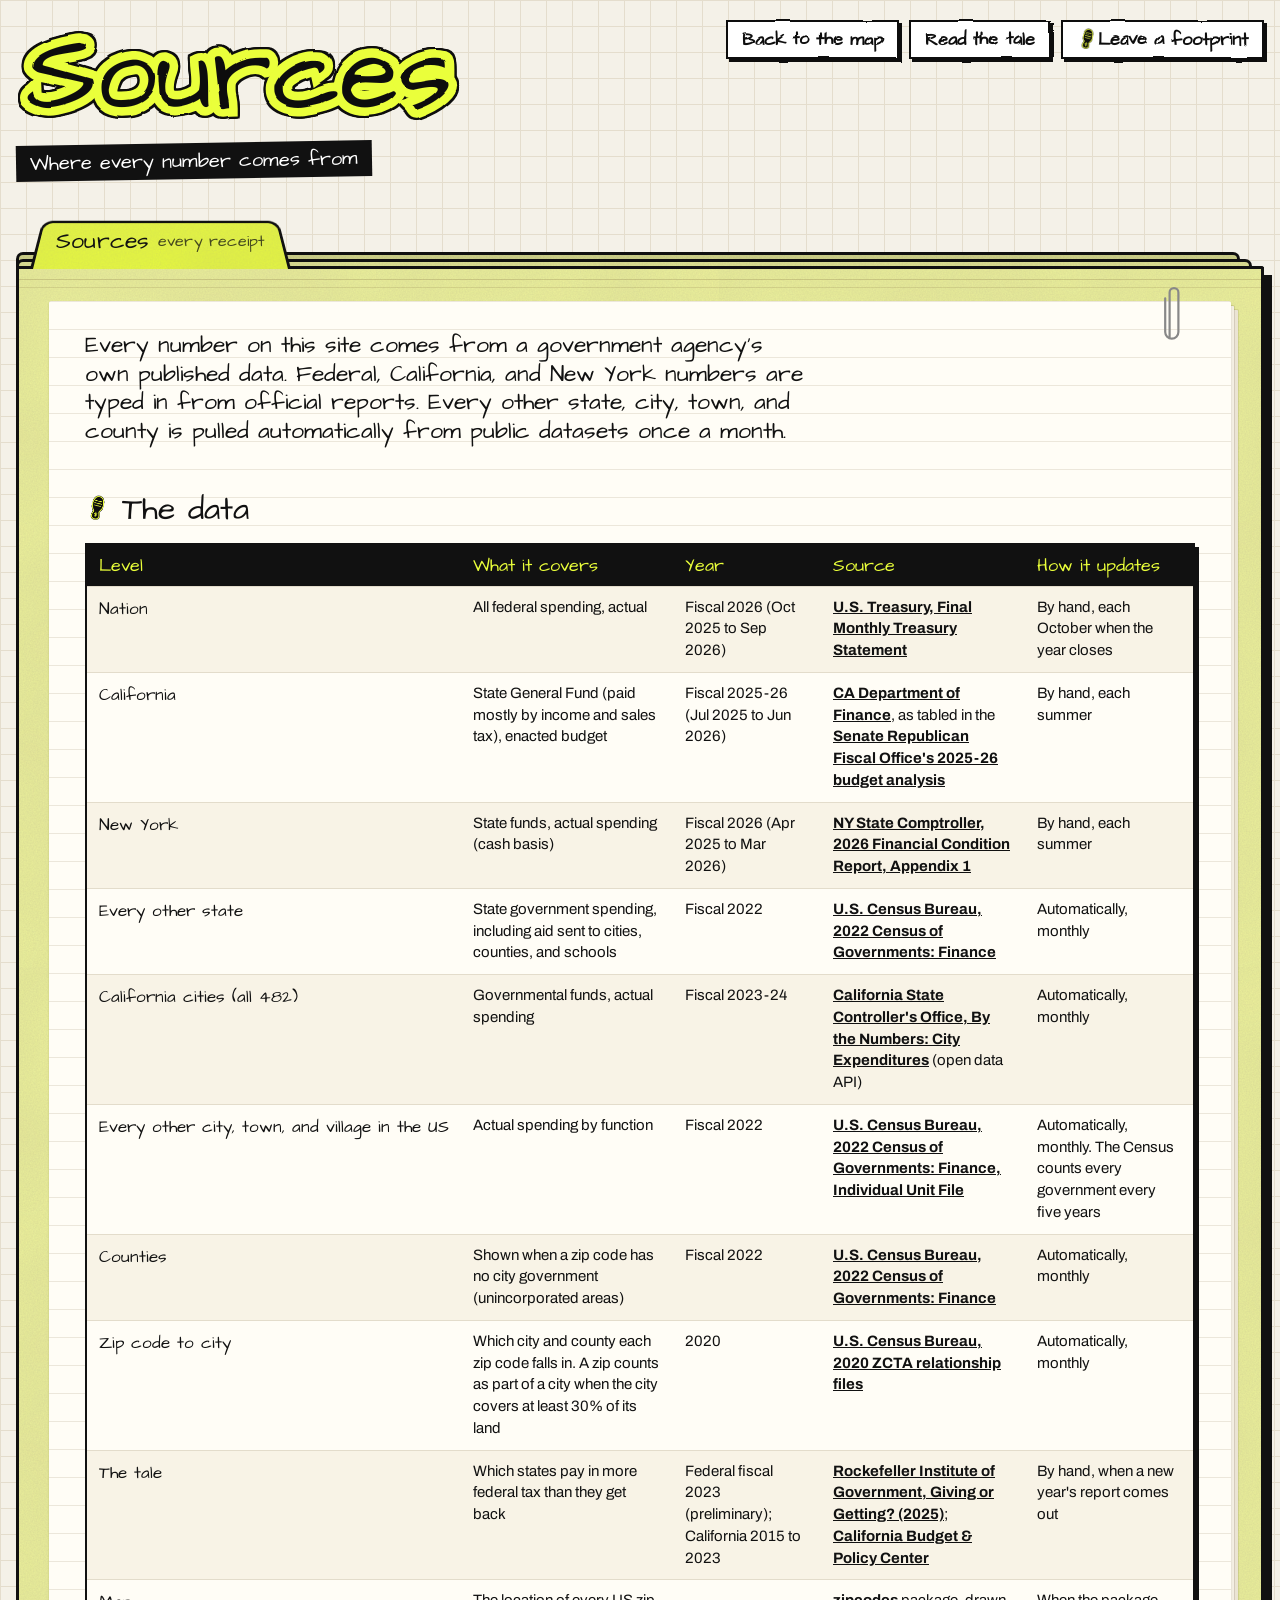
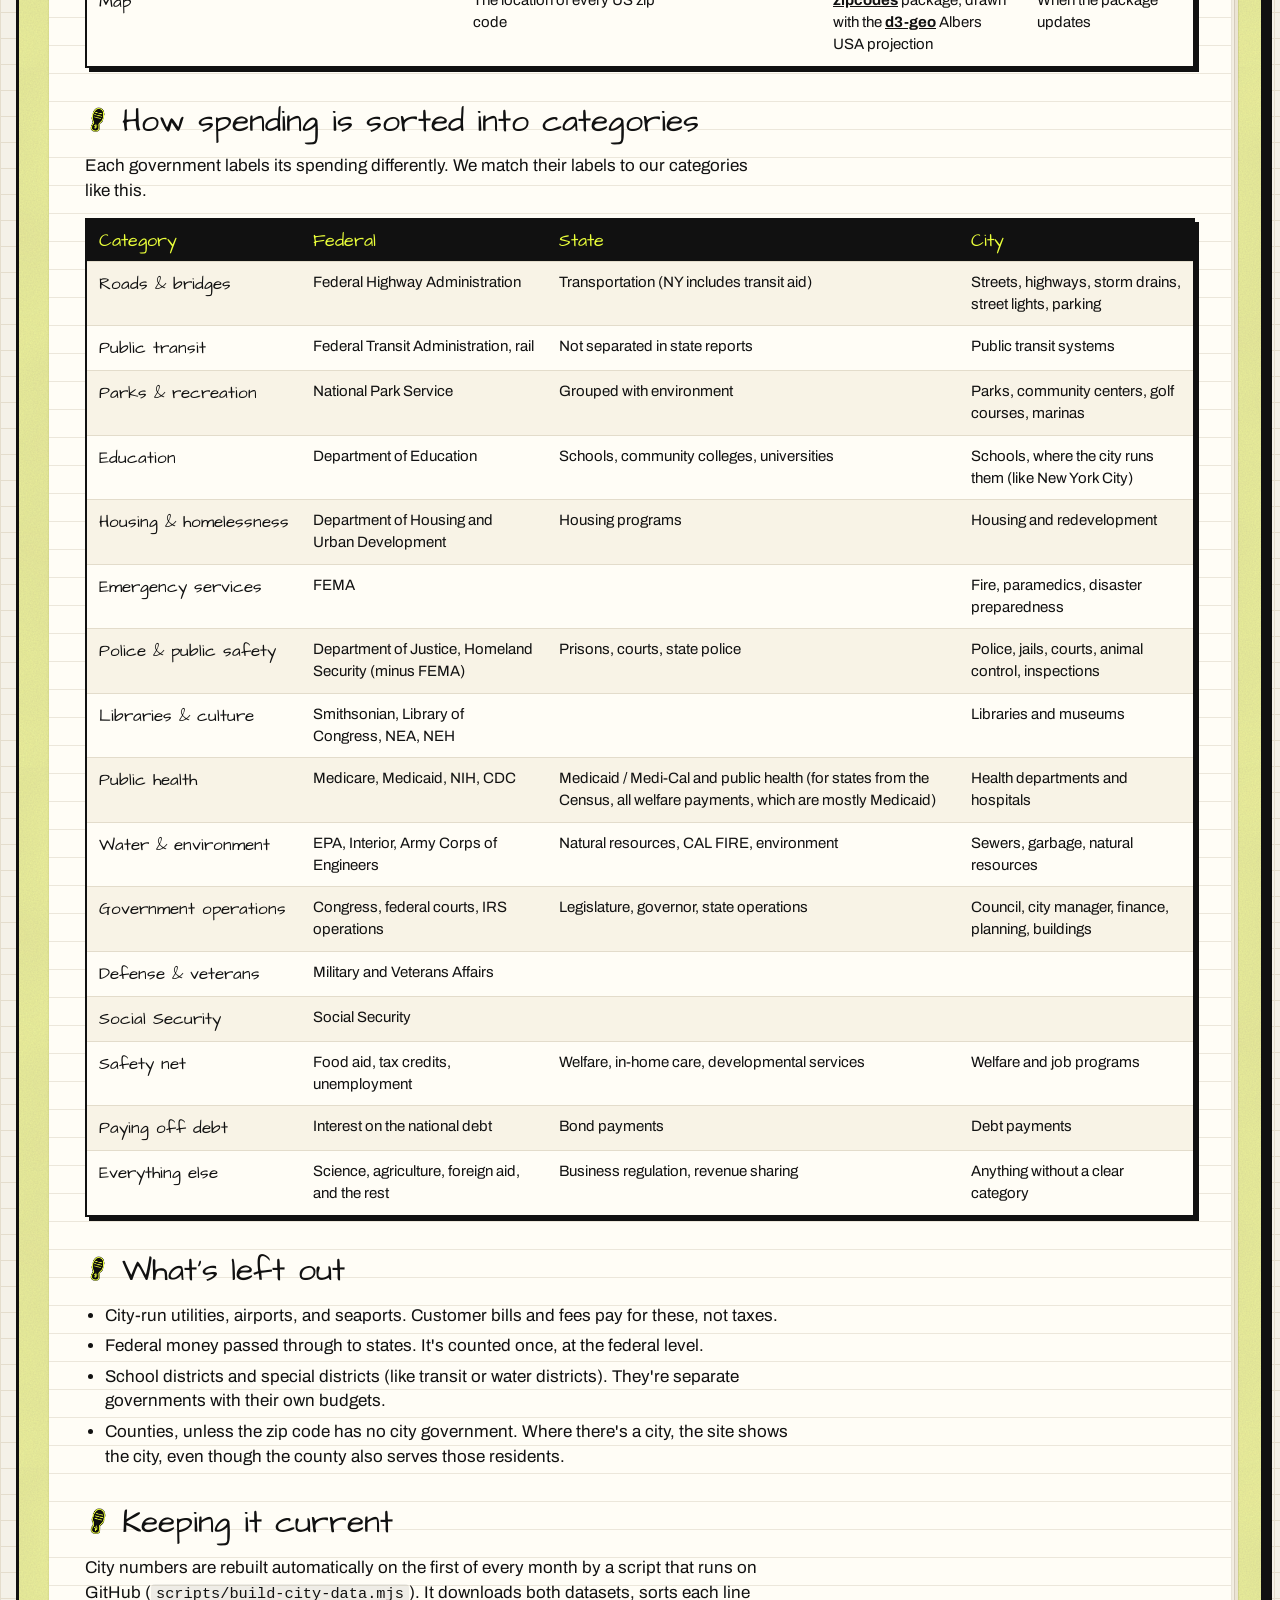
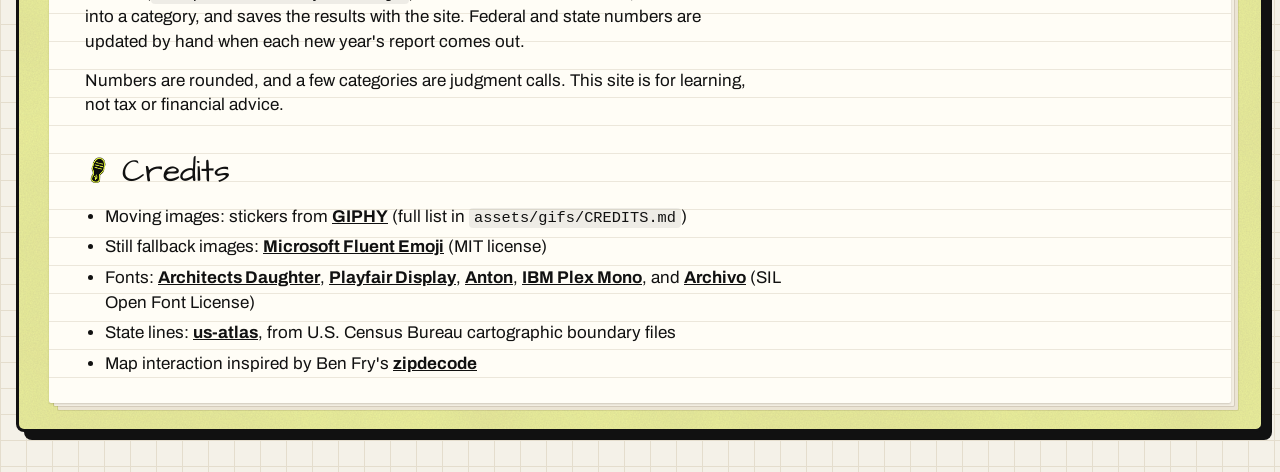
<file: sources.html>
<!doctype html>
<html lang="en">
<head>
  <meta charset="utf-8">
  <meta name="viewport" content="width=device-width, initial-scale=1">
  <title>Sources | Fee Fi Fo Fund</title>
  <meta name="description" content="Where every number on the site comes from, and how spending is sorted into categories.">
  <meta property="og:site_name" content="Fee Fi Fo Fund">
  <meta property="og:title" content="Sources | Fee Fi Fo Fund">
  <meta property="og:url" content="https://feefifo.fund/sources.html">
  <meta property="og:type" content="website">
  <meta property="og:image" content="https://feefifo.fund/assets/og-image.jpg">
  <meta property="og:image:width" content="1200">
  <meta property="og:image:height" content="630">
  <meta property="og:image:alt" content="The Fee Fi Fo Fund landing page: a hand-lettered yellow logo over a dotted map of the United States.">
  <meta name="twitter:card" content="summary_large_image">
  <meta name="twitter:image" content="https://feefifo.fund/assets/og-image.jpg">
  <meta property="og:description" content="Where every number on Fee Fi Fo Fund comes from.">
  <link rel="canonical" href="https://feefifo.fund/sources.html">
  <link rel="icon" href="favicon.ico" sizes="any">
  <link rel="icon" type="image/png" sizes="32x32" href="assets/icons/favicon-32.png">
  <link rel="icon" type="image/png" sizes="16x16" href="assets/icons/favicon-16.png">
  <link rel="apple-touch-icon" href="assets/icons/apple-touch-icon.png">
  <meta name="theme-color" content="#f4f1e8">
  <link rel="stylesheet" href="css/style.css">
</head>
<body class="on-results">
  <svg width="0" height="0" style="position:absolute" aria-hidden="true" focusable="false">
    <filter id="hand"><feTurbulence type="fractalNoise" baseFrequency="0.025" numOctaves="2" seed="7"/><feDisplacementMap in="SourceGraphic" scale="3.5" xChannelSelector="R" yChannelSelector="G"/></filter>
  </svg>
  <main class="results sources">
    <header class="results-head sources-head">
      <div class="place">
        <h1 class="place-city">Sources</h1>
        <p class="place-name">Where every number comes from</p>
      </div>
      <nav class="results-nav" aria-label="Go somewhere else">
        <a class="back" href="./">Back to the map</a>
        <a class="back" href="./#story">Read the tale</a>
        <a class="back foot-link" href="footprint.html"><img class="foot-ico" src="assets/icons/icon-192.png" alt="">Leave a footprint</a>
      </nav>
    </header>

    <!-- the sources live in their own folder -->
    <div class="file" data-level="sources">
    <div class="levels file-tabs" style="--rows: 2">
      <div class="sheet" data-level="city" style="--row: 2" aria-hidden="true"></div>
      <div class="sheet" data-level="state" style="--row: 1" aria-hidden="true"></div>
      <div class="sheet" data-level="sources" style="--row: 0"><span class="level-btn" data-level="sources" aria-current="page">Sources <span class="tab-name">every receipt</span></span></div>
    </div>
    <div class="folder">
    <div class="frame">
      <p class="level-line">Every number on this site comes from a government agency's own published data. Federal, California, and New York numbers are typed in from official reports. Every other state, city, town, and county is pulled automatically from public datasets once a month.</p>

      <h2 class="src-h">The data</h2>
      <div class="table-wrap">
        <table class="src-table">
          <thead>
            <tr><th>Level</th><th>What it covers</th><th>Year</th><th>Source</th><th>How it updates</th></tr>
          </thead>
          <tbody>
            <tr>
              <td>Nation</td>
              <td>All federal spending, actual</td>
              <td>Fiscal 2026 (Oct 2025 to Sep 2026)</td>
              <td><a href="https://fiscaldata.treasury.gov/datasets/monthly-treasury-statement/" target="_blank" rel="noopener">U.S. Treasury, Final Monthly Treasury Statement</a></td>
              <td>By hand, each October when the year closes</td>
            </tr>
            <tr>
              <td>California</td>
              <td>State General Fund (paid mostly by income and sales tax), enacted budget</td>
              <td>Fiscal 2025-26 (Jul 2025 to Jun 2026)</td>
              <td><a href="https://ebudget.ca.gov/" target="_blank" rel="noopener">CA Department of Finance</a>, as tabled in the <a href="https://src.senate.ca.gov/sites/src.senate.ca.gov/files/2025-26%20Budget%20Act%20Highlights%20and%20Analysis%20-%20End-of-Session%20Update_0.pdf" target="_blank" rel="noopener">Senate Republican Fiscal Office's 2025-26 budget analysis</a></td>
              <td>By hand, each summer</td>
            </tr>
            <tr>
              <td>New York</td>
              <td>State funds, actual spending (cash basis)</td>
              <td>Fiscal 2026 (Apr 2025 to Mar 2026)</td>
              <td><a href="https://www.osc.ny.gov/files/reports/finance/pdf/2026-financial-condition-report.pdf" target="_blank" rel="noopener">NY State Comptroller, 2026 Financial Condition Report, Appendix 1</a></td>
              <td>By hand, each summer</td>
            </tr>
            <tr>
              <td>Every other state</td>
              <td>State government spending, including aid sent to cities, counties, and schools</td>
              <td>Fiscal 2022</td>
              <td><a href="https://www.census.gov/data/datasets/2022/econ/local/public-use-datasets.html" target="_blank" rel="noopener">U.S. Census Bureau, 2022 Census of Governments: Finance</a></td>
              <td>Automatically, monthly</td>
            </tr>
            <tr>
              <td>California cities (all 482)</td>
              <td>Governmental funds, actual spending</td>
              <td>Fiscal 2023-24</td>
              <td><a href="https://bythenumbers.sco.ca.gov/" target="_blank" rel="noopener">California State Controller's Office, By the Numbers: City Expenditures</a> (open data API)</td>
              <td>Automatically, monthly</td>
            </tr>
            <tr>
              <td>Every other city, town, and village in the US</td>
              <td>Actual spending by function</td>
              <td>Fiscal 2022</td>
              <td><a href="https://www.census.gov/data/datasets/2022/econ/local/public-use-datasets.html" target="_blank" rel="noopener">U.S. Census Bureau, 2022 Census of Governments: Finance, Individual Unit File</a></td>
              <td>Automatically, monthly. The Census counts every government every five years</td>
            </tr>
            <tr>
              <td>Counties</td>
              <td>Shown when a zip code has no city government (unincorporated areas)</td>
              <td>Fiscal 2022</td>
              <td><a href="https://www.census.gov/data/datasets/2022/econ/local/public-use-datasets.html" target="_blank" rel="noopener">U.S. Census Bureau, 2022 Census of Governments: Finance</a></td>
              <td>Automatically, monthly</td>
            </tr>
            <tr>
              <td>Zip code to city</td>
              <td>Which city and county each zip code falls in. A zip counts as part of a city when the city covers at least 30% of its land</td>
              <td>2020</td>
              <td><a href="https://www.census.gov/geographies/reference-files/time-series/geo/relationship-files.2020.html" target="_blank" rel="noopener">U.S. Census Bureau, 2020 ZCTA relationship files</a></td>
              <td>Automatically, monthly</td>
            </tr>
            <tr>
              <td>The tale</td>
              <td>Which states pay in more federal tax than they get back</td>
              <td>Federal fiscal 2023 (preliminary); California 2015 to 2023</td>
              <td><a href="https://rockinst.org/?p=37556" target="_blank" rel="noopener">Rockefeller Institute of Government, Giving or Getting? (2025)</a>; <a href="https://calbudgetcenter.org/resources/is-california-a-donor-state-heres-how-much-it-pays-to-the-feds-vs-what-it-gets-back/" target="_blank" rel="noopener">California Budget &amp; Policy Center</a></td>
              <td>By hand, when a new year's report comes out</td>
            </tr>
            <tr>
              <td>Map</td>
              <td>The location of every US zip code</td>
              <td>&nbsp;</td>
              <td><a href="https://www.npmjs.com/package/zipcodes" target="_blank" rel="noopener">zipcodes</a> package, drawn with the <a href="https://github.com/d3/d3-geo" target="_blank" rel="noopener">d3-geo</a> Albers USA projection</td>
              <td>When the package updates</td>
            </tr>
          </tbody>
        </table>
      </div>

      <h2 class="src-h">How spending is sorted into categories</h2>
      <p class="src-p">Each government labels its spending differently. We match their labels to our categories like this.</p>
      <div class="table-wrap">
        <table class="src-table">
          <thead>
            <tr><th>Category</th><th>Federal</th><th>State</th><th>City</th></tr>
          </thead>
          <tbody>
            <tr><td>Roads &amp; bridges</td><td>Federal Highway Administration</td><td>Transportation (NY includes transit aid)</td><td>Streets, highways, storm drains, street lights, parking</td></tr>
            <tr><td>Public transit</td><td>Federal Transit Administration, rail</td><td>Not separated in state reports</td><td>Public transit systems</td></tr>
            <tr><td>Parks &amp; recreation</td><td>National Park Service</td><td>Grouped with environment</td><td>Parks, community centers, golf courses, marinas</td></tr>
            <tr><td>Education</td><td>Department of Education</td><td>Schools, community colleges, universities</td><td>Schools, where the city runs them (like New York City)</td></tr>
            <tr><td>Housing &amp; homelessness</td><td>Department of Housing and Urban Development</td><td>Housing programs</td><td>Housing and redevelopment</td></tr>
            <tr><td>Emergency services</td><td>FEMA</td><td>&nbsp;</td><td>Fire, paramedics, disaster preparedness</td></tr>
            <tr><td>Police &amp; public safety</td><td>Department of Justice, Homeland Security (minus FEMA)</td><td>Prisons, courts, state police</td><td>Police, jails, courts, animal control, inspections</td></tr>
            <tr><td>Libraries &amp; culture</td><td>Smithsonian, Library of Congress, NEA, NEH</td><td>&nbsp;</td><td>Libraries and museums</td></tr>
            <tr><td>Public health</td><td>Medicare, Medicaid, NIH, CDC</td><td>Medicaid / Medi-Cal and public health (for states from the Census, all welfare payments, which are mostly Medicaid)</td><td>Health departments and hospitals</td></tr>
            <tr><td>Water &amp; environment</td><td>EPA, Interior, Army Corps of Engineers</td><td>Natural resources, CAL FIRE, environment</td><td>Sewers, garbage, natural resources</td></tr>
            <tr><td>Government operations</td><td>Congress, federal courts, IRS operations</td><td>Legislature, governor, state operations</td><td>Council, city manager, finance, planning, buildings</td></tr>
            <tr><td>Defense &amp; veterans</td><td>Military and Veterans Affairs</td><td>&nbsp;</td><td>&nbsp;</td></tr>
            <tr><td>Social Security</td><td>Social Security</td><td>&nbsp;</td><td>&nbsp;</td></tr>
            <tr><td>Safety net</td><td>Food aid, tax credits, unemployment</td><td>Welfare, in-home care, developmental services</td><td>Welfare and job programs</td></tr>
            <tr><td>Paying off debt</td><td>Interest on the national debt</td><td>Bond payments</td><td>Debt payments</td></tr>
            <tr><td>Everything else</td><td>Science, agriculture, foreign aid, and the rest</td><td>Business regulation, revenue sharing</td><td>Anything without a clear category</td></tr>
          </tbody>
        </table>
      </div>

      <h2 class="src-h">What's left out</h2>
      <ul class="src-list">
        <li>City-run utilities, airports, and seaports. Customer bills and fees pay for these, not taxes.</li>
        <li>Federal money passed through to states. It's counted once, at the federal level.</li>
        <li>School districts and special districts (like transit or water districts). They're separate governments with their own budgets.</li>
        <li>Counties, unless the zip code has no city government. Where there's a city, the site shows the city, even though the county also serves those residents.</li>
      </ul>

      <h2 class="src-h">Keeping it current</h2>
      <p class="src-p">City numbers are rebuilt automatically on the first of every month by a script that runs on GitHub (<code>scripts/build-city-data.mjs</code>). It downloads both datasets, sorts each line into a category, and saves the results with the site. Federal and state numbers are updated by hand when each new year's report comes out.</p>
      <p class="src-p">Numbers are rounded, and a few categories are judgment calls. This site is for learning, not tax or financial advice.</p>

      <h2 class="src-h">Credits</h2>
      <ul class="src-list">
        <li>Moving images: stickers from <a href="https://giphy.com" target="_blank" rel="noopener">GIPHY</a> (full list in <code>assets/gifs/CREDITS.md</code>)</li>
        <li>Still fallback images: <a href="https://github.com/microsoft/fluentui-emoji" target="_blank" rel="noopener">Microsoft Fluent Emoji</a> (MIT license)</li>
        <li>Fonts: <a href="https://fonts.google.com/specimen/Architects+Daughter" target="_blank" rel="noopener">Architects Daughter</a>, <a href="https://fonts.google.com/specimen/Playfair+Display" target="_blank" rel="noopener">Playfair Display</a>, <a href="https://fonts.google.com/specimen/Anton" target="_blank" rel="noopener">Anton</a>, <a href="https://fonts.google.com/specimen/IBM+Plex+Mono" target="_blank" rel="noopener">IBM Plex Mono</a>, and <a href="https://fonts.google.com/specimen/Archivo" target="_blank" rel="noopener">Archivo</a> (SIL Open Font License)</li>
        <li>State lines: <a href="https://github.com/topojson/us-atlas" target="_blank" rel="noopener">us-atlas</a>, from U.S. Census Bureau cartographic boundary files</li>
        <li>Map interaction inspired by Ben Fry's <a href="https://benfry.com/zipdecode/" target="_blank" rel="noopener">zipdecode</a></li>
      </ul>
    </div>
    </div>
    </div>
  </main>
</body>
</html>
</file>
<file: css/style.css>
@font-face {
  font-family: "Playfair Display";
  src: url("../assets/fonts/PlayfairDisplay-Italic.woff2") format("woff2");
  font-style: italic;
  font-weight: 400 900;
  font-display: swap;
}
@font-face {
  font-family: "Anton";
  src: url("../assets/fonts/Anton.woff2") format("woff2");
  font-display: swap;
}
@font-face {
  font-family: "IBM Plex Mono";
  src: url("../assets/fonts/IBMPlexMono-Bold.woff2") format("woff2");
  font-weight: 700;
  font-display: swap;
}
@font-face {
  font-family: "Archivo";
  src: url("../assets/fonts/Archivo.woff2") format("woff2");
  font-weight: 100 900;
  font-stretch: 62% 125%;
  font-display: swap;
}

:root {
  --ink: #111111;
  --paper: #ffffff;
  --night: #1d1d1d;
  --dot: #a8a262;
  --hot: #eaff3a;      /* brand yellow (logo case, footprint) */
  --sun-soft: #f6ffa8; /* lighter yellow for big fills */
  --display: "Playfair Display", "Bodoni 72", Didot, Georgia, serif; /* black italic, outlined: the big words */
  --badge: "Anton", "Impact", "Arial Narrow", sans-serif;            /* tall condensed: badge words and big numbers */
  --mono: "IBM Plex Mono", ui-monospace, Menlo, monospace;            /* black label boxes and buttons */
  --sans: "Archivo", system-ui, sans-serif;                           /* reading text */
  --map-bg: #f4f1e8;
  --hand: "Architects Daughter", "Comic Sans MS", cursive; /* the logo's lettering, used for UI labels */
  --grain: url("data:image/svg+xml,%3Csvg xmlns='http://www.w3.org/2000/svg' width='260' height='260'%3E%3Cfilter id='n'%3E%3CfeTurbulence type='fractalNoise' baseFrequency='.75' numOctaves='2' stitchTiles='stitch'/%3E%3CfeColorMatrix values='0 0 0 0 .3 0 0 0 0 .27 0 0 0 0 .22 0 0 0 .22 0'/%3E%3C/filter%3E%3Crect width='100%25' height='100%25' filter='url(%23n)'/%3E%3C/svg%3E");
}

* { box-sizing: border-box; }
/* The site has its own paper-and-ink colors. Without this, a computer in dark mode draws button text
   in white, which made the New zip code and Read the tale buttons look blank. */
:root { color-scheme: light; }
button { color: var(--ink); }
html, body { margin: 0; }
body {
  background: var(--map-bg);
  color: var(--ink);
  font-family: var(--sans);
  font-size: 17px;
  line-height: 1.45;
}
body.on-results { background: var(--paper); }
[hidden] { display: none !important; }
:focus-visible { outline: 3px solid var(--ink); outline-offset: 3px; box-shadow: 0 0 0 7px var(--hot); }
code { font-size: 0.9em; background: #0001; padding: 1px 5px; border-radius: 4px; }

/* =========================================================
   LANDING
   ========================================================= */
.landing {
  position: relative;
  min-height: 100vh;
  min-height: 100svh;
  overflow: hidden;
  color: var(--ink);
}
.map { position: absolute; inset: 0; width: 100%; height: 100%; display: block; }
.landing::after { content: ""; position: absolute; inset: 0; background: var(--grain); mix-blend-mode: multiply; pointer-events: none; z-index: 1; }

.landing-center {
  position: relative;
  z-index: 2;
  min-height: 100vh;
  min-height: 100svh;
  display: grid;
  place-content: center;
  justify-items: center;
  gap: 28px;
  padding: 24px 16px;
  pointer-events: none;
}
.landing-center > * { pointer-events: auto; }
/* The logo is decoration: clicks go through it to the map underneath.
   The zip form only catches clicks on its own controls, so the map can be dragged around it. */
.landing-center > .logo-wrap, .landing-center > .zip-form { pointer-events: none; }
.zip-form > * { pointer-events: auto; }

/* --- Logo: chunky outlined type sitting on the map --- */
.logo-wrap {
  --L: clamp(40px, 8.6vw, 124px); /* logo type size; the sticker is sized from it */
  position: relative;
  transition: transform 0.5s cubic-bezier(.3, 1.3, .5, 1);
}
.zip-form { transition: transform 0.5s cubic-bezier(.3, 1.3, .5, 1); }
/* While typing, the logo shrinks to the top and the zip box drops to the bottom so the map shows through.
   js/app.js measures the real sizes and sets these, so it fits any screen height. */
.landing.typing .logo-wrap, .landing.settled .logo-wrap { transform: var(--logo-t, translateY(-25vh) scale(0.42)); }
.landing.typing .zip-form, .landing.settled .zip-form { transform: var(--form-t, translateY(21vh)); }
.landing.leaving { animation: leave 0.45s ease-in forwards; }
@keyframes leave { to { opacity: 0; transform: scale(1.08); } }
@font-face {
  font-family: "Architects Daughter";
  src: url("../assets/fonts/ArchitectsDaughter.woff2") format("woff2");
  font-display: block;
}
.logo { margin: 0; line-height: 0; }
.logo svg { display: block; width: min(calc(var(--L) * 5.2), 94vw); height: auto; overflow: visible; }
/* each word stomps down like a giant's footstep, then the stars and coins pop on, then the whole logo shudders */
.logo .word, .logo .extras {
  transform-box: fill-box;
  transform-origin: 50% 100%;
  animation: stomp 0.55s cubic-bezier(.3, 1.4, .5, 1) both;
  animation-delay: calc(0.45s + var(--i) * 0.38s);
}
.logo .extras { transform-origin: 50% 50%; animation-name: popIn; }
@keyframes popIn { from { transform: scale(0); opacity: 0; } 70% { transform: scale(1.15); opacity: 1; } to { transform: none; opacity: 1; } }
.logo-wrap .logo { animation: shudder 0.32s linear calc(0.45s + 4 * 0.38s + 0.2s) both; }
@keyframes stomp {
  0%   { transform: translateY(-120%) scale(1.25, 0.9); opacity: 0; }
  55%  { transform: translateY(0) scale(1.18, 0.78); opacity: 1; }
  75%  { transform: translateY(-6%) scale(0.95, 1.06); }
  100% { transform: none; opacity: 1; }
}
@keyframes shudder {
  20% { transform: translate(-4px, 3px); }
  40% { transform: translate(5px, -2px); }
  60% { transform: translate(-3px, -3px); }
  80% { transform: translate(2px, 2px); }
}

/* Stuck on the upper left corner, just touching the "F" without covering it */
/* catchphrase under the logo: just handwriting, with a yellow marker swipe and a little footprint */
.tagline {
  display: table;
  position: relative;
  margin: calc(var(--L) * 0.1) auto 0;
  padding: 0 0.2em 0 1.25em;
  font: 400 max(17px, calc(var(--L) * 0.26)) var(--hand);
  line-height: 1.2;
  white-space: nowrap;
  color: var(--ink);
  /* paper-colored halo so it reads over the map dots */
  text-shadow: 0 0 3px var(--map-bg), 0 0 6px var(--map-bg), 0 0 10px var(--map-bg);
  rotate: -2deg;
  animation: popIn .5s cubic-bezier(.3,1.4,.5,1) calc(0.45s + 4.6 * 0.38s) both;
  transition: opacity .3s;
}
.tagline::before { /* the footprint */
  content: "";
  position: absolute;
  left: 0; top: 50%;
  width: 1em; height: 1em;
  translate: 0 -50%;
  background: url("../assets/icons/icon-192.png") center / contain no-repeat;
}
.tagline::after { /* yellow marker swipe under the words */
  content: "";
  position: absolute;
  left: 1.1em; right: 0; bottom: 0.08em;
  height: 0.38em;
  background: var(--hot);
  border-radius: 0.2em 0.5em 0.3em 0.6em;
  z-index: -1;
  rotate: -0.6deg;
}
.landing.typing .tagline, .landing.settled .tagline { opacity: 0; }
@keyframes spin { to { transform: rotate(360deg); } }
@keyframes stick {
  from { transform: scale(0) rotate(-90deg); }
  to   { transform: none; }
}

/* --- Zip entry, styled like stacked black label boxes --- */
.zip-form {
  display: grid;
  justify-items: center;
  gap: 10px;
  animation: fade 0.6s ease 1.6s both;
}
@keyframes fade { from { opacity: 0; } to { opacity: 1; } }

.zip-label {
  background: var(--ink);
  color: var(--paper);
  font: 400 clamp(16px, 4.6vw, 21px) var(--hand);
  letter-spacing: 0.01em;
  padding: 5px 16px 4px;
  rotate: -1deg;
  filter: url(#hand);
  max-width: min(92vw, 30em);
  text-align: center;
  text-wrap: balance;
}
.zip-form input {
  width: 5.4em;
  font-family: var(--hand);
  font-weight: 400;
  font-size: clamp(44px, 8vw, 72px);
  letter-spacing: 0.1em;
  filter: url(#hand);
  text-align: center;
  padding: 2px 10px;
  color: var(--ink);
  background: var(--sun-soft);
  border: 3px solid var(--ink);
  box-shadow: 6px 6px 0 var(--ink);
  border-radius: 0;
}
.zip-form input::placeholder { color: #0003; }
@media (max-width: 520px) {
  .zip-form input { font-size: 40px; width: 5.2em; }
}

.zip-readout {
  margin: 4px 0 0;
  background: rgba(255, 253, 246, 0.9);
  padding: 2px 10px;
  min-height: 1.5em;
  font: 400 17px var(--hand);
  color: var(--ink);
  text-align: center;
}
.go {
  font: 400 24px var(--hand);
  padding: 8px 28px;
  filter: url(#hand);
  background: var(--ink);
  color: var(--hot);
  border: 3px solid var(--ink);
  box-shadow: 4px 4px 0 var(--hot), 4px 4px 0 3px var(--ink);
  cursor: pointer;
}
.go:disabled { opacity: 0.35; cursor: default; box-shadow: none; }
.go:not(:disabled):hover { transform: translate(-2px, -2px); box-shadow: 6px 6px 0 var(--hot), 6px 6px 0 3px var(--ink); }

/* =========================================================
   RESULTS
   ========================================================= */
.results {
  /* the desk the folders sit on: the same grid paper as the map */
  background:
    linear-gradient(90deg, #e4ddcd 1px, transparent 1px) 0 0 / 26px 26px,
    linear-gradient(#e4ddcd 1px, transparent 1px) 0 0 / 26px 26px,
    var(--map-bg);
  min-height: 100vh;
  padding: 20px 16px 40px;
  overflow-x: clip; /* a wobbling sticker should never cause a sideways scroll */
}
.results-head {
  max-width: 1280px;
  margin: 0 auto 22px;
  display: grid;
  grid-template-columns: 1fr auto;
  align-items: start;
  gap: 16px 24px;
}
.results-nav { display: flex; flex-wrap: wrap; justify-content: flex-end; gap: 10px; }
a.back { color: var(--ink); text-decoration: none; display: inline-block; }
.results-head > .back { justify-self: start; }
.back {
  align-self: start;
  font: 400 18px var(--hand);
  background: var(--paper);
  border: 2px solid var(--ink);
  box-shadow: 3px 3px 0 var(--ink);
  filter: url(#hand);
  padding: 5px 14px;
  cursor: pointer;
}
.back:hover { background: var(--hot); }
.place-city {
  margin: 0;
  /* your town, lettered like the logo: black ink in a yellow case with a black edge */
  font-family: var(--hand);
  font-weight: 400;
  font-size: clamp(46px, 8.4vw, 108px);
  line-height: 1.05;
  color: var(--ink);
  -webkit-text-stroke: 0.16em var(--hot);
  paint-order: stroke fill;
  filter: drop-shadow(2px 0 0 var(--ink)) drop-shadow(-2px 0 0 var(--ink)) drop-shadow(0 2px 0 var(--ink)) drop-shadow(0 -2px 0 var(--ink)) url(#hand);
  padding: 0 0.1em;
  text-wrap: balance;
}
.place-name {
  display: inline-block;
  margin: 10px 0 0;
  background: var(--ink);
  color: var(--paper);
  font: 400 20px var(--hand);
  padding: 4px 14px;
  rotate: -1deg;
}

/* ---- File folders: one per level of government ---- */
.file {
  --tex: url("data:image/svg+xml,%3Csvg xmlns='http://www.w3.org/2000/svg' width='260' height='260'%3E%3Cfilter id='n'%3E%3CfeTurbulence type='fractalNoise' baseFrequency='.7' numOctaves='2' stitchTiles='stitch'/%3E%3CfeColorMatrix values='0 0 0 0 .35 0 0 0 0 .3 0 0 0 0 .24 0 0 0 .2 0'/%3E%3C/filter%3E%3Crect width='100%25' height='100%25' filter='url(%23n)'/%3E%3C/svg%3E"),
          url("data:image/svg+xml,%3Csvg xmlns='http://www.w3.org/2000/svg' width='700' height='700'%3E%3Cfilter id='n'%3E%3CfeTurbulence type='fractalNoise' baseFrequency='.01' numOctaves='2' stitchTiles='stitch'/%3E%3CfeColorMatrix values='0 0 0 0 .4 0 0 0 0 .33 0 0 0 0 .25 0 0 0 .14 0'/%3E%3C/filter%3E%3Crect width='100%25' height='100%25' filter='url(%23n)'/%3E%3C/svg%3E");
  /* every folder is the brand's soft yellow with an ink edge, so it stands off the grid paper;
     the tabs (black, the open one hot yellow) tell the levels apart */
  --folder: #eef49a;
  position: relative;
  z-index: 0;
  max-width: 1400px;
  margin: 0 auto;
}

/* ---- The stack of folders ----
   Each folder is a "sheet": its tab plus a strip of folder body. Folders further back
   sit higher and a little narrower, so you see their edges stepping up behind the front one.
   --row 0 is the front folder; JS sets it, and the sheets slide into place. */
.levels.file-tabs {
  --T: 52px;  /* tab height */
  --S: 7px;   /* how much of each folder behind peeks out (small, so the tabs read as one row) */
  position: relative;
  z-index: 3;
  display: block;
  height: calc(var(--T) + var(--rows, 2) * var(--S));
  padding: 0;
}
.sheet {
  position: absolute;
  left: 0; /* the stack steps in on the right only, so every tab stays where js/app.js put it */
  right: calc(var(--row, 0) * 12px);
  top: calc((var(--rows, 2) - var(--row, 0)) * var(--S));
  bottom: 0;
  z-index: calc(10 - var(--row, 0));
  pointer-events: none;
  transition: top .45s cubic-bezier(.3,1.2,.5,1), left .45s cubic-bezier(.3,1.2,.5,1), right .45s cubic-bezier(.3,1.2,.5,1);
}
.sheet { --c: var(--folder); }
.level-btn { --c: var(--ink); }
.level-btn[aria-pressed="true"], .level-btn[aria-current="page"] { --c: var(--hot); color: var(--ink); }
/* the strip of folder body under each tab */
.sheet::before {
  content: "";
  position: absolute;
  left: 0; right: 0; top: calc(var(--T) - 1px); bottom: 0;
  background: var(--tex), var(--c);
  border-radius: 7px 7px 0 0;
  border: 3px solid var(--ink);
  border-bottom: 0;
  filter: brightness(calc(1 - var(--row, 0) * 0.06));
}
/* the tab: card-stock with rounded shoulders; Nation left, State middle, City right */
.level-btn {
  position: absolute;
  top: 0;
  height: var(--T);
  pointer-events: auto;
  isolation: isolate;
  display: inline-flex;
  align-items: center;
  gap: 8px;
  padding: 0 26px;
  border: 0;
  background: none;
  color: var(--paper);
  font: 400 23px var(--hand);
  letter-spacing: 0.01em;
  white-space: nowrap;
  cursor: pointer;
  transition: transform .2s cubic-bezier(.3,1.4,.5,1);
}
.level-btn { left: 14px; } /* js/app.js lines them up edge to edge */
/* 1, 2, 3: the nation, then your state, then your city, zooming in toward home */
.tab-n {
  display: inline-grid;
  place-items: center;
  width: 1.4em; height: 1.4em;
  border-radius: 50%;
  border: 2px solid currentColor;
  font: 700 13px var(--mono);
  line-height: 1;
}
.level-btn::before {
  content: "";
  position: absolute;
  inset: 0 0 -2px;
  z-index: -1;
  background: var(--tex), var(--c);
  border-radius: 12px 12px 0 0;
  transform: perspective(80px) rotateX(9deg);
  transform-origin: 50% 100%;
  border: 3px solid var(--ink);
  border-bottom: 0;
}
.level-btn:not([aria-pressed="true"]):not([aria-current]):hover { transform: translateY(-5px); }
.level-btn[aria-pressed="true"], .level-btn[aria-current="page"] { cursor: default; }
.level-btn .tab-name { font: 400 16px var(--hand); color: inherit; opacity: .75; max-width: 9em; overflow: hidden; text-overflow: ellipsis; }
.level-btn.is-missing .tab-kind { opacity: .7; }
.level-btn.is-missing .tab-name { text-decoration: line-through; }

/* the front folder: card stock, with the papers inside it */
.folder {
  position: relative;
  z-index: 2;
  background: var(--tex), var(--folder);
  border-radius: 0 0 8px 8px;
  padding: 34px clamp(12px, 2.4vw, 30px) 26px;
  border: 3px solid var(--ink);
  border-top: 0;
  box-shadow: 8px 8px 0 var(--ink);
  transition: background-color .3s;
}
/* the two pressed fold lines along the top of real file folders */
.folder::before {
  content: "";
  position: absolute;
  left: 0; right: 0; top: 12px;
  height: 7px;
  border-top: 1px solid rgba(90,60,30,.18);
  border-bottom: 1px solid rgba(90,60,30,.13);
  pointer-events: none;
}
/* the papers: a top sheet with two more peeking out underneath, held by a paper clip */
.folder > .frame {
  position: relative;
  max-width: none;
  padding: 30px clamp(14px, 3vw, 36px) 26px;
  background:
    linear-gradient(#ece7db 1px, transparent 1px) 0 0 / 100% 28px,
    #fffdf6;
  border-radius: 2px;
  box-shadow: 0 1px 2px rgba(40,25,10,.18), 4px 4px 0 -1px #f4efe3, 4px 4px 0 0 rgba(40,25,10,.12), 8px 8px 0 -1px #ebe4d4, 8px 8px 0 0 rgba(40,25,10,.1);
}
.folder > .frame::before {
  content: "";
  position: absolute;
  top: -20px; right: 46px;
  width: 22px; height: 64px;
  background: url("data:image/svg+xml,%3Csvg xmlns='http://www.w3.org/2000/svg' viewBox='0 0 30 84'%3E%3Cpath d='M9 76V14a6 6 0 0 1 12 0v54a9 9 0 0 1-18 0V22' fill='none' stroke='%23888' stroke-width='3' stroke-linecap='round'/%3E%3C/svg%3E") center / contain no-repeat;
  pointer-events: none;
}
/* switching: old papers lift out, new ones drop in */
.folder > .frame { transition: opacity .17s ease, transform .4s cubic-bezier(.3,1.25,.5,1); }
.folder.swapping > .frame { opacity: 0; transform: translateY(-10px) rotate(-.25deg); transition: opacity .15s ease, transform .17s ease-in; }
.folder.settling > .frame { animation: dropIn .42s cubic-bezier(.3,1.25,.5,1); }
@keyframes dropIn { from { opacity: 0; transform: translateY(16px) rotate(.3deg); } to { opacity: 1; transform: none; } }

/* The collage spreads out across the whole page, no box around it */
.frame {
  max-width: 1400px;
  margin: 0 auto;
  padding: 8px 0 0;
}
.level-line { margin: 0 0 10px; font: 400 28px/1.25 var(--hand); max-width: 60ch; }
.level-line b { font-weight: 400; background: var(--hot); padding: 0 6px; border-radius: 0.2em 0.5em 0.3em 0.6em; }
.level-line span { display: block; font: 400 15px/1.45 var(--sans); color: #555; margin-top: 4px; }
.empty { font-size: 18px; padding: 40px 0; max-width: 55ch; }

/* ---- Floating objects: each category is a loose cutout, not a tile ---- */
.collage.scatter { position: relative; min-height: 320px; }

.obj {
  position: absolute;
  aspect-ratio: 1;
  padding: 0;
  border: 0;
  background: none;
  font: inherit;
  color: var(--ink);
  text-align: left;
  cursor: pointer;
  animation:
    pop 0.6s cubic-bezier(.2, 1.6, .4, 1) var(--delay) both,
    bob var(--bob) ease-in-out var(--bob-delay) infinite;
  transition: left 0.6s cubic-bezier(.3, 1.2, .5, 1), top 0.6s cubic-bezier(.3, 1.2, .5, 1), width 0.6s ease;
}
.obj:hover, .obj:focus-visible { z-index: 5; }
@keyframes pop {
  from { scale: 0.2; opacity: 0; rotate: calc(var(--rot) * -3); }
  to   { scale: 1; opacity: 1; rotate: 0deg; }
}
@keyframes bob {
  0%, 100% { translate: 0 0; }
  50%      { translate: 0 calc(var(--s) * -0.035); }
}

.pic {
  position: absolute;
  inset: 0;
  display: grid;
  place-items: center;
  transform: rotate(var(--rot));
  transition: transform 0.3s cubic-bezier(.3, 1.6, .5, 1);
}
.obj:hover .pic, .obj:focus-visible .pic { transform: rotate(0deg) scale(1.1); }

.pic img {
  /* pinned to the sticker's square box: tall GIFs (the motorcycle, the statue) used to grow past it
     and hang over the price tag and whatever sat below */
  position: absolute;
  inset: 0;
  z-index: 2;
  width: 100%;
  height: 100%;
  object-fit: contain;
  filter: drop-shadow(4px 6px 0 #0003);
}

/* big money number, slapped on like a sticker */
.num {
  position: absolute;
  z-index: 3;
  top: 2%;
  left: -4%;
  display: flex;
  align-items: flex-start;
  /* numbers lettered like the logo: black ink, yellow case, black edge */
  font-family: var(--hand);
  font-weight: 400;
  font-size: clamp(26px, calc(var(--s) * 0.28), 150px);
  line-height: 1;
  letter-spacing: 0;
  color: var(--ink);
  -webkit-text-stroke: 0.025em var(--ink); /* thickens the pen line */
  /* a ring of yellow, then a ring of black, drawn as shadows so the corners stay round */
  text-shadow:
    0.070em 0.000em 0 var(--hot),
    0.061em 0.035em 0 var(--hot),
    0.035em 0.061em 0 var(--hot),
    0.000em 0.070em 0 var(--hot),
    -0.035em 0.061em 0 var(--hot),
    -0.061em 0.035em 0 var(--hot),
    -0.070em 0.000em 0 var(--hot),
    -0.061em -0.035em 0 var(--hot),
    -0.035em -0.061em 0 var(--hot),
    -0.000em -0.070em 0 var(--hot),
    0.035em -0.061em 0 var(--hot),
    0.061em -0.035em 0 var(--hot),
    0.105em 0.000em 0 var(--ink),
    0.091em 0.052em 0 var(--ink),
    0.053em 0.091em 0 var(--ink),
    0.000em 0.105em 0 var(--ink),
    -0.052em 0.091em 0 var(--ink),
    -0.091em 0.052em 0 var(--ink),
    -0.105em 0.000em 0 var(--ink),
    -0.091em -0.052em 0 var(--ink),
    -0.053em -0.091em 0 var(--ink),
    -0.000em -0.105em 0 var(--ink),
    0.053em -0.091em 0 var(--ink),
    0.091em -0.053em 0 var(--ink);
  transform: rotate(var(--num-rot));
  pointer-events: none;
}
.obj.num-right .num { left: auto; right: -4%; }
.num-sign, .num-c { font-size: 0.45em; margin-top: 0.12em; letter-spacing: 0; }

/* label + dollar amount hang off the bottom like a price tag */
.label {
  position: absolute;
  z-index: 3;
  left: 50%;
  top: 88%;
  display: flex;
  flex-direction: column;
  align-items: center;
  gap: 3px;
  width: max-content;
  max-width: max(150px, 110%);
  transform: translateX(-50%) rotate(var(--tag-rot));
  pointer-events: none;
}
.tag {
  background: var(--paper);
  border: 2px solid var(--ink);
  box-shadow: 3px 3px 0 var(--ink);
  padding: 2px 10px 1px;
  background: #fffdf6;
  font-family: var(--hand);
  font-weight: 400;
  font-size: clamp(14px, calc(var(--s) * 0.065), 20px);
  line-height: 1.2;
  text-align: center;
}
.amt {
  background: var(--ink);
  color: var(--paper);
  padding: 1px 8px;
  font-family: var(--hand);
  font-size: 15px;
  font-weight: 400;
}
.obj:hover .tag { background: var(--hot); }

/* googly eyes on the biggest item */
.eyes { position: absolute; z-index: 3; top: 34%; left: 50%; transform: translateX(-50%); display: flex; gap: 6%; width: 30%; }
.eye {
  flex: 1;
  aspect-ratio: 1;
  background: var(--paper);
  border: 3px solid var(--ink);
  border-radius: 50%;
  display: grid;
  place-items: center;
}
.pupil { width: 48%; aspect-ratio: 1; background: var(--ink); border-radius: 50%; transition: transform 0.08s linear; }

.barely { margin-top: 30px; border-top: 3px dashed var(--ink); padding-top: 16px; }
.barely-title { margin: 0 0 10px; font: 400 22px var(--hand); }
.barely ul { list-style: none; margin: 0; padding: 0; display: flex; flex-wrap: wrap; gap: 10px; }
.barely li {
  display: flex; align-items: center; gap: 6px;
  border: 2px solid #999; padding: 4px 10px 4px 4px;
  font: 400 16px var(--hand); color: #555; background: #fffdf6;
}
.barely img { width: 28px; height: 28px; filter: grayscale(1); opacity: 0.6; }

.level-foot { max-width: 1280px; margin: 22px 0 0; border-top: 1px solid rgba(90,60,30,.25); padding-top: 14px; font-size: 15px; color: #333; }
.level-foot p { margin: 0 0 8px; max-width: 80ch; }
.level-foot a { color: var(--ink); font-weight: 700; }

/* detail popup */
.detail {
  width: min(460px, calc(100% - 32px));
  border: 3px solid var(--ink);
  box-shadow: 8px 8px 0 var(--ink);
  padding: 24px;
  background: var(--paper);
}
.detail::backdrop { background: #111a; }
.detail-close { float: right; font: 400 17px var(--hand); border: 2px solid var(--ink); background: var(--paper); padding: 4px 10px; cursor: pointer; }
.detail img { width: 140px; height: 140px; object-fit: contain; display: block; }
.detail h2 { font-family: var(--hand); font-weight: 400; font-size: 36px; margin: 8px 0 4px; line-height: 1.1; }
.detail-levels { list-style: none; margin: 16px 0 0; padding: 0; }
.detail-levels li { display: flex; justify-content: space-between; gap: 16px; border-top: 2px solid var(--ink); padding: 10px 0; }
.detail-levels li span:first-child { font-weight: 800; }
.detail-levels li span:last-child { text-align: right; }

.site-foot { padding: 18px 16px 28px; font-size: 13px; color: #8a8a8a; text-align: center; }
body.on-results .site-foot { background: var(--map-bg); color: #666; }
body:not(.on-results) .site-foot { display: none; }

/* =========================================================
   SMALL SCREENS
   ========================================================= */
@media (max-width: 820px) {
  .results-head { grid-template-columns: 1fr; }
  .results-nav { justify-content: flex-start; grid-row: 1; }
  .results-head .place { grid-row: 2; }
  .results-nav .back { font-size: 16px; padding: 4px 10px; }
  .levels { justify-content: flex-start; }
  .levels.file-tabs { --T: 46px; --S: 6px; }
  .level-btn { padding: 0 14px; font-size: 19px; }
  .level-btn .tab-name { font-size: 14px; }
  .level-line { font-size: 23px; }
}

/* Short screens (phones sideways, small laptop windows): tighter logo and zip box so the intro fits */
@media (max-height: 560px) {
  .logo-wrap { --L: clamp(34px, 11vh, 80px); }
  .landing-center { gap: 14px; }
  .zip-form { gap: 6px; }
  .zip-form input { font-size: clamp(34px, 10vh, 56px); }
  .zip-label { font-size: 14px; padding: 4px 10px; }
  .zip-readout { font-size: 12px; }
  .go { font-size: 15px; padding: 8px 20px; }
}

@media (max-width: 480px) {
  .level-btn { padding: 0 14px; }
  .level-btn .tab-name { display: none; }
}
@media (prefers-reduced-motion: reduce) {
  *, *::before, *::after { animation: none !important; transition: none !important; }
}

/* =========================================================
   SOURCES PAGE
   ========================================================= */
.sources-head { grid-template-columns: 1fr auto; }
.sources .frame { display: grid; gap: 14px; }
.src-h {
  margin: 22px 0 0;
  font-family: var(--hand);
  font-weight: 400;
  font-size: 32px;
  line-height: 1.15;
}
.src-h::before { content: ""; display: inline-block; width: .8em; height: .8em; margin-right: .35em; vertical-align: -.05em; background: url("../assets/icons/icon-192.png") center / contain no-repeat; }
.sources .level-line { font-size: 23px; }
.src-p { margin: 0; max-width: 68ch; }
.src-list { margin: 0; padding-left: 20px; display: grid; gap: 6px; max-width: 72ch; }
.sources a { color: var(--ink); font-weight: 700; }
.table-wrap { overflow-x: auto; border: 2px solid var(--ink); box-shadow: 4px 4px 0 var(--ink); }
.src-table { border-collapse: collapse; width: 100%; min-width: 720px; font-size: 15px; background: #fffdf6; }
.src-table th {
  text-align: left;
  background: var(--ink);
  color: var(--hot);
  font: 400 18px var(--hand);
  padding: 8px 12px;
}
.src-table td { padding: 10px 12px; border-top: 1px solid #e3dccb; vertical-align: top; }
.src-table td:first-child { font: 400 17px var(--hand); white-space: nowrap; }
.src-table tbody tr:nth-child(odd) td { background: #f8f3e6; }

/* Sources link on the map */
.map-links {
  position: absolute;
  z-index: 2;
  right: max(16px, env(safe-area-inset-right, 0px));
  bottom: max(16px, env(safe-area-inset-bottom, 0px));
  display: flex;
  flex-direction: column;
  align-items: flex-end;
  gap: 8px;
}
.map-links .map-sources:first-child { background: var(--hot); }
.map-sources {
  color: var(--ink);
  font: 400 16px var(--hand);
  background: var(--paper);
  padding: 4px 12px;
  border: 2px solid var(--ink);
  box-shadow: 3px 3px 0 var(--ink);
  filter: url(#hand);
}
.map-sources:hover { background: var(--hot); }
.site-foot a { color: inherit; font-weight: 700; }

.map { touch-action: none; cursor: grab; }
.map-controls {
  position: absolute;
  z-index: 2;
  left: max(16px, env(safe-area-inset-left, 0px));
  bottom: max(16px, env(safe-area-inset-bottom, 0px));
  display: flex;
  gap: 6px;
}
.map-btn {
  min-width: 36px;
  height: 36px;
  font: 400 20px var(--hand);
  color: var(--ink);
  background: var(--paper);
  border: 2px solid var(--ink);
  box-shadow: 3px 3px 0 var(--ink);
  filter: url(#hand);
  padding: 0 10px;
  cursor: pointer;
}
.map-btn:hover { background: var(--hot); }
.map-reset { font-size: 13px; text-transform: uppercase; }

/* =========================================================
   THE TALE: Fee, Fi, Fo, Fund (js/story.js)
   The dot map stays put while the chapters scroll over it.
   ========================================================= */
.story { position: relative; background: var(--map-bg); }
body.on-results .story { display: none; }
.story-stage {
  position: sticky;
  top: 0;
  height: 100vh;
  height: 100svh;
  overflow: hidden;
}
.story-map { position: absolute; inset: 0; width: 100%; height: 100%; display: block; }
.story-stage::after { content: ""; position: absolute; inset: 0; background: var(--grain); mix-blend-mode: multiply; pointer-events: none; }

/* the chapter bar, pinned to the top of the screen for the whole tale */
.tale-bar {
  /* its own sticky layer above the chapters, so it stays clickable; the negative margin keeps it from pushing the map down */
  position: sticky;
  z-index: 5;
  top: 0;
  height: 62px;
  margin-bottom: -62px;
  box-sizing: border-box;
  /* logo on the left, chapters in the middle, read-aloud and Open my file on the right */
  display: grid;
  grid-template-columns: 1fr auto 1fr;
  align-items: center;
  gap: 12px;
  padding: 0 clamp(12px, 4vw, 40px);
  background: rgba(244, 241, 232, 0.95);
  border-bottom: 3px solid var(--ink);
}
.tale-home img { display: block; width: 34px; height: 34px; }
.tale-file {
  font: 400 18px var(--hand);
  color: var(--hot);
  background: var(--ink);
  border: 2px solid var(--ink);
  box-shadow: 3px 3px 0 var(--hot), 3px 3px 0 2px var(--ink);
  padding: 4px 14px;
  filter: url(#hand);
  cursor: pointer;
}
.tale-file:hover { transform: translate(-1px, -1px); }
.tale-progress {
  position: absolute;
  left: 0; right: 0; bottom: -7px;
  height: 4px;
  background: var(--hot);
  border-bottom: 1px solid var(--ink);
  transform: scaleX(0);
  transform-origin: 0 50%;
}
.story-tabs { display: flex; gap: 8px; }
.story-tabs a {
  font: 400 21px var(--hand);
  color: var(--paper);
  background: var(--ink);
  border: 2px solid var(--ink);
  padding: 3px 16px 2px;
  text-decoration: none;
  filter: url(#hand);
  transition: transform .2s cubic-bezier(.3,1.4,.5,1), background-color .25s;
}
.story-tabs a:nth-child(odd) { rotate: -1.5deg; }
.story-tabs a:nth-child(even) { rotate: 1.5deg; }
.story-tabs a:hover { transform: translateY(-3px); }
.story-tabs a[aria-current] { background: var(--hot); color: var(--ink); box-shadow: 3px 3px 0 var(--ink); }

.story-steps { position: relative; z-index: 2; margin-top: -100vh; margin-top: -100svh; }
.step {
  min-height: 100vh;
  min-height: 100svh;
  display: flex;
  flex-direction: column;
  justify-content: center;
  align-items: flex-start;
  gap: 18px;
  padding: 90px clamp(16px, 5vw, 72px) 48px;
  pointer-events: none;
}
.step > * { pointer-events: auto; }
.step-open { align-items: center; text-align: center; }

/* chapter openers: the word lettered like the logo, with a dictionary line under it */
.opener {
  display: grid;
  justify-items: center;
  gap: 10px;
  max-width: 600px;
  padding: 24px clamp(18px, 4vw, 40px) 28px;
  background: rgba(255, 253, 246, 0.93);
  border: 3px solid var(--ink);
  box-shadow: 8px 8px 0 var(--ink);
}
.step-dark .opener { background: rgba(29, 29, 29, 0.94); color: var(--paper); border-color: var(--hot); box-shadow: 8px 8px 0 var(--hot); }
.opener-kicker { margin: 0; font: 700 12px var(--mono); letter-spacing: 0.12em; text-transform: uppercase; }
.chapter-word {
  margin: 0;
  font-family: var(--hand);
  font-weight: 400;
  font-size: clamp(88px, 15vw, 200px);
  line-height: 1;
  color: var(--ink);
  -webkit-text-stroke: 0.16em var(--hot);
  paint-order: stroke fill;
  filter: drop-shadow(3px 0 0 var(--ink)) drop-shadow(-3px 0 0 var(--ink)) drop-shadow(0 3px 0 var(--ink)) drop-shadow(0 -3px 0 var(--ink)) url(#hand);
  padding: 0 0.14em;
  rotate: -3deg;
}
.step:nth-of-type(4n+3) .chapter-word { rotate: 2deg; }
.def { margin: 4px 0 0; font: 700 15px var(--mono); }
.def b { background: var(--hot); color: var(--ink); padding: 0 4px; }
.def-text { margin: 0; max-width: 34ch; font: 400 clamp(19px, 2.2vw, 24px)/1.4 var(--hand); }

/* story cards: the same paper, ink border, and hard shadow as the rest of the site */
.scard {
  width: min(430px, 100%);
  padding: 22px 24px 24px;
  background: linear-gradient(#ece7db 1px, transparent 1px) 0 0 / 100% 28px, #fffdf6;
  border: 3px solid var(--ink);
  box-shadow: 8px 8px 0 var(--ink);
}
.scard h3 { margin: 0 0 10px; font: 400 clamp(26px, 3vw, 32px)/1.15 var(--hand); }
.scard p { margin: 0 0 12px; font-size: 16px; line-height: 1.55; }
.scard-kicker {
  display: flex;
  justify-content: space-between;
  gap: 10px;
  margin: 0 0 14px !important;
  padding-bottom: 8px;
  border-bottom: 2px solid currentColor;
  font: 700 11px var(--mono) !important;
  letter-spacing: 0.1em;
  text-transform: uppercase;
}
.scard-src { font-size: 13px !important; color: #555; margin: 4px 0 0 !important; }
.scard a { color: inherit; font-weight: 700; }

/* Fee: a pay stub with a perforated edge */
.stub { position: relative; padding-bottom: 30px; }
.stub::after {
  content: "";
  position: absolute;
  left: -3px; right: -3px; bottom: -3px;
  height: 12px;
  background: radial-gradient(circle at 8px 12px, var(--map-bg) 5px, transparent 5.5px) 0 0 / 16px 12px repeat-x;
}
.stub-rows { margin: 6px 0 0; font: 700 14px var(--mono); }
.stub-rows div { display: flex; justify-content: space-between; gap: 12px; padding: 4px 0; }
.stub-rows dt, .stub-rows dd { margin: 0; }
.stub-rows dd { color: #777; }
.stub-rows .hl { background: var(--hot); margin: 4px -8px 0; padding: 5px 8px; }
.stub-rows .hl dd { color: var(--ink); }

/* Fi: an airmail envelope, striped in the brand colors */
.airmail { padding: 10px; background: repeating-linear-gradient(-45deg, var(--ink) 0 14px, var(--hot) 14px 28px, #fffdf6 28px 42px); }
.airmail-inner { position: relative; padding: 20px 22px 18px; background: #fffdf6; }
.airmail h3 { padding-right: 72px; }
.stamp-box {
  position: absolute;
  top: 14px; right: 14px;
  width: 62px; height: 72px;
  display: grid;
  place-items: center;
  align-content: center;
  gap: 2px;
  background: var(--hot);
  border: 2px dashed var(--ink);
  rotate: 4deg;
  font: 700 9px var(--mono);
  text-transform: uppercase;
}
.stamp-box img { width: 28px; height: 28px; }
.per100 { list-style: none; margin: 4px 0 0; padding: 0; display: grid; gap: 4px; }
.per100 li { display: flex; align-items: baseline; gap: 12px; border-top: 1px dashed #bbb; padding-top: 4px; font-size: 16px; }
.p-num { min-width: 2.4em; font: 400 28px/1 var(--badge); }

/* Fo: the giant's ledger, at night */
.ledger {
  background: linear-gradient(rgba(255,253,246,.07) 1px, transparent 1px) 0 0 / 100% 30px, var(--night);
  color: var(--paper);
  border-color: var(--hot);
  box-shadow: 8px 8px 0 var(--hot);
}
.ledger .scard-kicker { color: var(--hot); }
.ledger mark { background: var(--hot); color: var(--ink); padding: 0 4px; }
.ledger .scard-src { color: #bbb; }
.ledger-head { margin: 14px 0 6px !important; font: 700 11px var(--mono) !important; letter-spacing: 0.1em; text-transform: uppercase; color: var(--hot); }
.ledger-rows { margin: 0 0 12px; font: 700 14px var(--mono); }
.ledger-rows div { display: flex; justify-content: space-between; padding: 3px 0; border-bottom: 1px solid #ffffff1f; }
.ledger-rows dt, .ledger-rows dd { margin: 0; }
.big-num { margin: 4px 0 10px !important; font: 400 clamp(52px, 7vw, 76px)/1 var(--badge) !important; color: var(--hot); }

/* Fund: a postcard home, with the button back up to the map */
.postcard { background: #fffdf6; }
.postmark { width: 34px; height: 40px; display: grid; place-items: center; border: 2px dashed var(--ink); font: 400 22px var(--badge); letter-spacing: 0; }
.story-cta { margin-top: 8px; }

/* margin notes: handwriting on a yellow sticky */
.snote {
  margin: 0 0 0 clamp(12px, 4vw, 40px);
  max-width: 330px;
  padding: 8px 14px;
  background: var(--sun-soft);
  border: 2px solid var(--ink);
  box-shadow: 3px 3px 0 var(--ink);
  font: 400 19px/1.3 var(--hand);
  rotate: -2deg;
}
.step:nth-of-type(even) .snote { rotate: 1.5deg; }

/* the button on the landing map that drops you into the tale */
.tale-btn { display: inline-flex; align-items: center; font-size: 15px; text-decoration: none; background: var(--hot); }
.tale-btn:hover { background: var(--paper); }

@media (max-width: 520px) {
  .tale-file { display: none; }
  .tale-bar { grid-template-columns: auto auto 1fr; gap: 10px; }
}
@media (max-width: 820px) {
  .story-tabs { gap: 5px; }
  .story-tabs a { font-size: 17px; padding: 2px 10px 1px; }
  .step { padding-top: 70px; }
  .scard { box-shadow: 5px 5px 0 var(--ink); }
  .ledger { box-shadow: 5px 5px 0 var(--hot); }
}

/* ---- Your $100: one little bill per dollar, colored like its sticker (js/app.js) ---- */
.hundred-wrap {
  /* stays at the top of the screen while you scroll through the stickers */
  position: sticky;
  top: 0;
  z-index: 6;
  margin: 6px -12px 18px;
  padding: 10px 12px 8px;
  background: #fffdf6;
  border-bottom: 2px solid var(--ink);
}
.hundred {
  display: grid;
  grid-template-columns: repeat(50, minmax(0, 1fr));
  gap: 3px;
}
.bill {
  aspect-ratio: 2.1;
  background: var(--c);
  border: 1.5px solid var(--ink);
  border-radius: 2px;
  cursor: pointer;
  transition: transform .15s cubic-bezier(.3,1.6,.5,1), opacity .15s;
}
.hundred.has-lit .bill:not(.lit) { opacity: .22; }
.bill.lit { transform: translateY(-3px); }
.hundred-cap { margin: 8px 0 0; font: 400 15px var(--hand); color: #555; }
.collage.has-lit .obj:not(.lit) { filter: saturate(.15) opacity(.35); } /* filter, since the pop-in animation holds opacity */
.collage .obj.lit { z-index: 5; }
@media (max-width: 820px) {
  .hundred { grid-template-columns: repeat(20, minmax(0, 1fr)); gap: 2px; }
  .hundred-cap { font-size: 14px; }
}

/* the storybook pages: once upon a time, and the happy ending */
.storybook {
  width: min(620px, 100%);
  padding: clamp(24px, 4vw, 40px) clamp(20px, 4vw, 44px) clamp(24px, 4vw, 36px);
  background: #fffdf6;
  border: 3px solid var(--ink);
  outline: 2px solid var(--ink);
  outline-offset: -11px;
  box-shadow: 8px 8px 0 var(--ink);
  text-align: left;
  isolation: isolate;
}
.storybook p { margin: 0 0 14px; font-size: 17px; line-height: 1.6; }
.once {
  margin: 10px 0 18px;
  font: italic 900 clamp(38px, 6vw, 66px)/1.05 var(--display);
  text-align: center;
}
.dropcap::first-letter {
  float: left;
  margin: 4px 10px 0 0;
  padding: 2px 10px 0;
  font: italic 900 3.4em/0.9 var(--display);
  background: var(--hot);
  border: 2px solid var(--ink);
}
.chant {
  position: relative;
  margin: 18px 0 20px !important;
  text-align: center;
  font: 400 clamp(30px, 4.4vw, 44px)/1.1 var(--hand) !important;
  letter-spacing: 0.04em;
}
.chant::after { content: ""; display: block; width: 60%; height: .22em; margin: -.25em auto 0; background: var(--hot); border-radius: .2em .5em .3em .6em; position: relative; z-index: -1; }
.storybook .opener-kicker { text-align: center; margin-bottom: 0; }
.ending .once { font-size: clamp(30px, 4.4vw, 46px); }
.ending .story-cta { display: block; margin: 20px auto 6px; }
.the-end { margin: 18px 0 0 !important; text-align: center; font: italic 900 26px var(--display) !important; }

/* the logo as the chapter steps: this chapter's word lit in the yellow case, the other three faint */
.logo-step { display: block; width: min(560px, 82vw); height: auto; overflow: visible; color: rgba(17, 17, 17, 0.22); margin: -6px 0 -10px; }
.step-dark .logo-step { color: rgba(255, 253, 246, 0.25); }
.logo-step .on { transform-box: fill-box; transform-origin: 50% 100%; }
.logo-step.seen .on { animation: stomp 0.55s cubic-bezier(.3, 1.4, .5, 1) both; }
.sr-only { position: absolute !important; width: 1px; height: 1px; overflow: hidden; clip: rect(0 0 0 0); white-space: nowrap; }

/* no lonely words hanging at the end of a line */
h1, h2, h3, .level-line, .def-text, .tagline, .snote, .scard h3 { text-wrap: balance; }
p, li, dd { text-wrap: pretty; }

/* phones: "Read the tale" gets its own row above the zoom buttons so nothing runs into Sources */
@media (max-width: 520px) {
  .map-controls { flex-wrap: wrap; max-width: 210px; }
  .tale-btn { order: -1; flex-basis: 100%; justify-content: center; }
}

/* ---- Leave a footprint: the 4th folder and footprint.html (js/actions.js) ---- */
.moves {
  display: grid;
  grid-template-columns: repeat(auto-fill, minmax(min(100%, 340px), 1fr));
  gap: 22px;
  padding: 6px 0 10px;
}
.move-card {
  background: #fffdf6;
  border: 3px solid var(--ink);
  box-shadow: 6px 6px 0 var(--ink);
  padding: 16px 18px 12px;
}
.move-card:nth-child(4) { background: var(--sun-soft); }
.move-kicker { display: flex; align-items: center; gap: 8px; margin: 0 0 6px; font: 700 12px var(--mono); letter-spacing: .1em; text-transform: uppercase; }
.move-n { display: inline-grid; place-items: center; width: 24px; height: 24px; background: var(--ink); color: var(--hot); border-radius: 50%; letter-spacing: 0; }
.move-card h3 { margin: 0 0 10px; font: 400 26px/1.15 var(--hand); text-wrap: balance; }
.move-list { list-style: none; margin: 0; padding: 0; }
.move-list li { border-top: 2px dashed #0002; }
.move-list a {
  font-weight: 400; /* the Sources page makes its links bold; these shouldn't be */
  display: flex;
  align-items: flex-start;
  gap: 12px;
  padding: 11px 4px;
  color: var(--ink);
  text-decoration: none;
  min-height: 44px;
}
.move-list .box { flex: none; width: 20px; height: 20px; margin-top: 2px; border: 2.5px solid var(--ink); background: #fff; transition: background .15s; }
.move-list a:hover .box, .move-list a:focus-visible .box { background: var(--hot); }
.move-list a:visited .box { background: var(--ink); box-shadow: inset 0 0 0 3px #fff; }
.move-text { display: grid; gap: 2px; flex: 1; }
.move-text b { font: 400 19px/1.2 var(--hand); }
.move-text span { font-size: 14px; line-height: 1.45; color: #444; text-wrap: pretty; }
.move-list a:hover b { text-decoration: underline; text-decoration-color: var(--hot); text-decoration-thickness: 4px; text-underline-offset: 2px; }
.arrow { flex: none; font-size: 18px; line-height: 1; margin-top: 2px; }

/* the happy ending's four moves */
.end-list { list-style: none; margin: 4px 0 16px; padding: 0; display: grid; gap: 8px; }
.end-list li { display: grid; grid-template-columns: 4.2em 1fr; gap: 10px; align-items: baseline; padding: 8px 10px; background: var(--sun-soft); border: 2px solid var(--ink); font-size: 15px; line-height: 1.45; }
.end-list b { font: 400 22px/1 var(--hand); }
.end-list a { color: var(--ink); font-weight: 700; }
.storybook a { color: var(--ink); font-weight: 700; }

@media (max-width: 480px) {
  .tab-your { display: none; }
  .level-btn .tab-kind::first-letter { text-transform: uppercase; }
  .level-btn { padding: 0 11px; gap: 5px; font-size: 17px; }
  .tab-n { width: 1.3em; height: 1.3em; font-size: 11px; }
}

/* Uncle Sam's name, the first time the tale says it */
mark.sam { background: var(--hot); color: var(--ink); padding: 0 2px; margin-right: -1px; font-weight: 700; }

/* the footprint logo next to 'Leave a footprint' (tab, buttons, page title) */
.foot-ico { width: 1.15em; height: 1.15em; object-fit: contain; vertical-align: -0.2em; flex: none; }
.foot-link { display: inline-flex; align-items: center; gap: 6px; }
.level-btn[data-level="move"] .foot-ico, .level-btn .foot-ico { width: 22px; height: 22px; }
.level-btn[aria-pressed="false"] .foot-ico { filter: invert(1) grayscale(1) brightness(2); }
.foot-title { display: flex; align-items: center; gap: 0.15em; }
.foot-big { width: 0.8em; height: 0.8em; object-fit: contain; flex: none; rotate: -12deg; filter: drop-shadow(3px 3px 0 var(--ink)); }

/* phones: the map button just says "Footprint" so it doesn't run into Read the tale */
.show-sm { display: none; }
@media (max-width: 520px) { .hide-sm { display: none; } .show-sm { display: inline; } }

/* ---- Read it to me (js/readaloud.js) ---- */
.tale-right { display: flex; align-items: center; justify-content: flex-end; gap: 10px; }
.tale-audio { display: flex; align-items: center; gap: 8px; }
.tale-audio[hidden] { display: none; }
.tale-read, .tale-music {
  display: inline-flex;
  align-items: center;
  gap: 6px;
  min-height: 38px;
  font: 400 18px var(--hand);
  color: var(--ink);
  background: var(--paper);
  border: 2px solid var(--ink);
  box-shadow: 3px 3px 0 var(--ink);
  padding: 3px 12px;
  filter: url(#hand);
  cursor: pointer;
}
.tale-read:hover, .tale-music:hover { transform: translate(-1px, -1px); }
.tale-read.is-reading { background: var(--hot); }
.tale-read .waves { opacity: .35; }
.tale-read.is-reading .waves { opacity: 1; animation: waves 1s ease-in-out infinite alternate; }
@keyframes waves { from { opacity: .3; } to { opacity: 1; } }
.tale-music { min-width: 38px; justify-content: center; font-size: 20px; padding: 3px 8px; }
.tale-music[aria-pressed="false"] { opacity: .45; text-decoration: line-through; }
.tale-music[hidden] { display: none; }

/* the line being read gets a yellow marker, like the rest of the site */
.reading {
  background: rgba(234, 255, 58, 0.6);
  box-shadow: 0 0 0 6px rgba(234, 255, 58, 0.6);
  border-radius: 2px;
  transition: background .2s, box-shadow .2s;
}
.ledger .reading, .step-dark .reading { background: rgba(234, 255, 58, 0.16); box-shadow: 0 0 0 6px rgba(234, 255, 58, 0.16), 0 0 0 8px var(--hot); }
.logo-step.reading, .snote.reading { background: transparent; box-shadow: 0 0 0 4px var(--hot), 0 0 0 7px var(--ink); }
.snote.reading { background: var(--sun-soft); }

@media (max-width: 820px) {
  .read-label { display: none; }   /* phones: just the speaker icon */
  .tale-read { padding: 3px 9px; }
}
@media (max-width: 400px) {
  .tale-bar { gap: 8px; padding: 0 10px; }
  .story-tabs a { padding: 2px 8px 1px; font-size: 16px; }
  .tale-home img { width: 28px; height: 28px; }
}
</file>
